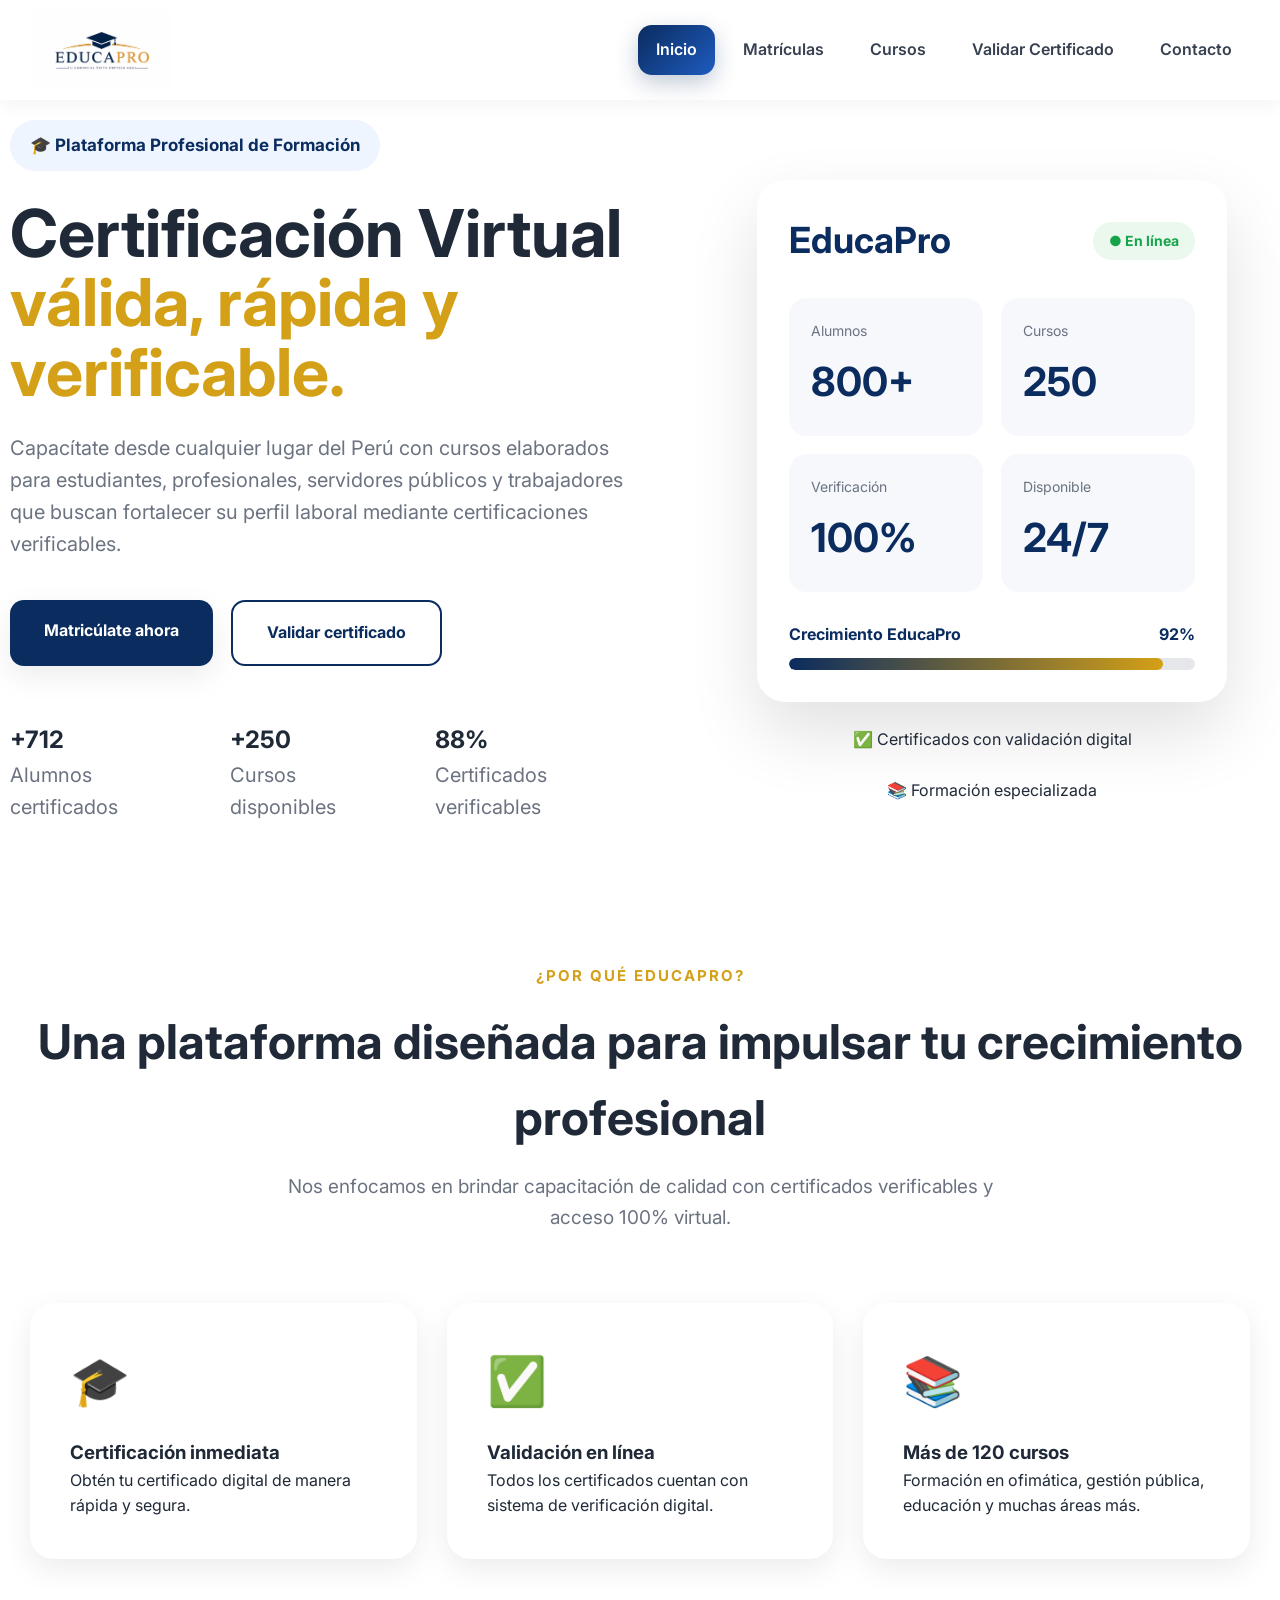
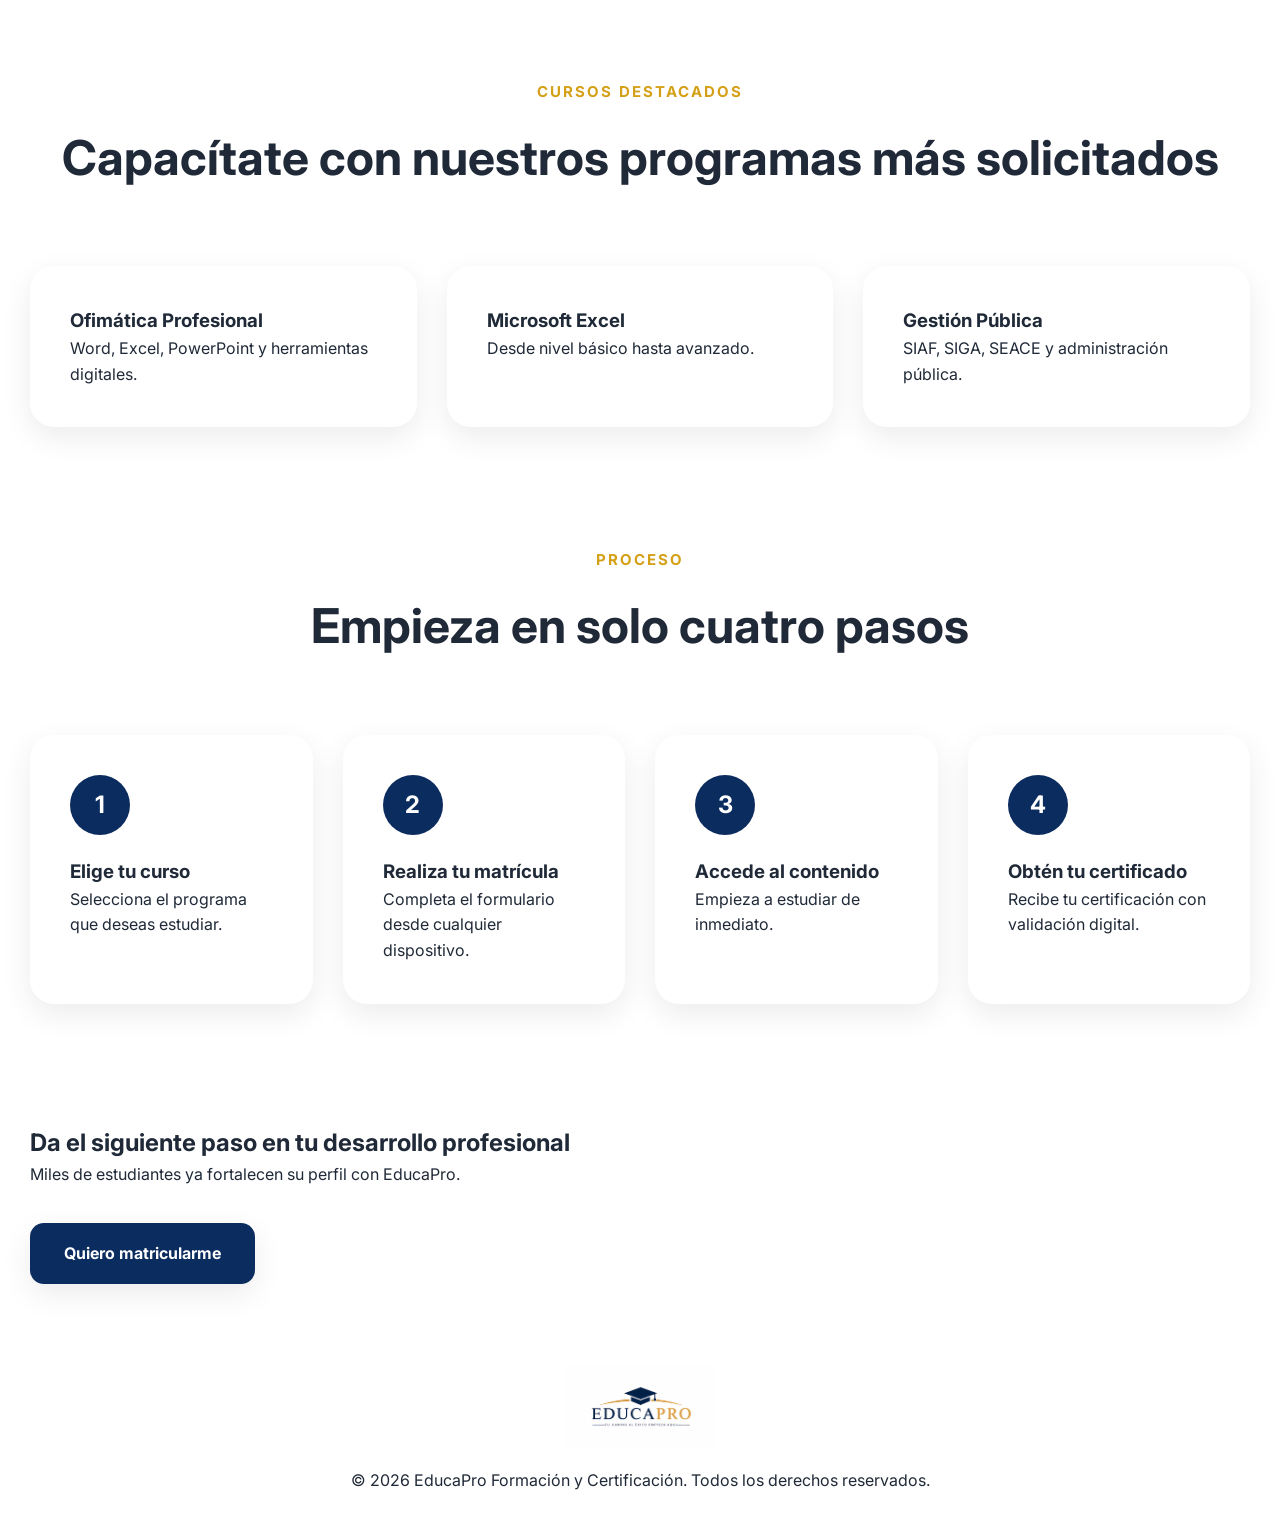
<file: index.html>
<!DOCTYPE html>
<html lang="es">
<head>
    <meta charset="UTF-8">
    <meta name="viewport" content="width=device-width, initial-scale=1.0">

    <title>EducaPro | Formación y Certificación Profesional</title>

    <link rel="preconnect" href="https://fonts.googleapis.com">
    <link rel="preconnect" href="https://fonts.gstatic.com" crossorigin>

    <link href="https://fonts.googleapis.com/css2?family=Inter:wght@300;400;500;600;700;800&family=Playfair+Display:wght@700&display=swap" rel="stylesheet">

    <link rel="stylesheet" href="css/index.css">
</head>

<body>

<header class="header">

    <div class="header-container">

        <a href="index.html" class="logo-area">
            <img src="img/logo-educapro.png" class="logo" alt="EducaPro">
        </a>

        <nav class="menu">
            <a class="activo" href="index.html">Inicio</a>
            <a href="matriculas.html">Matrículas</a>
            <a href="cursos.html">Cursos</a>
            <a href="validar.html">Validar Certificado</a>
            <a href="contacto.html">Contacto</a>

        </nav>

    </div>

</header>

<main>

<section class="hero">

    <div class="hero-left">

        <span class="hero-badge">

            🎓 Plataforma Profesional de Formación

        </span>

        <h1>

            Certificación Virtual
            <span>válida, rápida y verificable.</span>

        </h1>

        <p>

            Capacítate desde cualquier lugar del Perú con cursos elaborados para estudiantes,
            profesionales, servidores públicos y trabajadores que buscan fortalecer su perfil
            laboral mediante certificaciones verificables.

        </p>

        <div class="hero-buttons">

            <a href="matriculas.html" class="btn-primary">

                Matricúlate ahora

            </a>

            <a href="validar.html" class="btn-secondary">

                Validar certificado

            </a>

        </div>

        <div class="hero-stats">

            <div>

                <h2>

                    +<span class="contador" data-target="800">0</span>

                </h2>

                <p>Alumnos certificados</p>

            </div>

            <div>

                <h2>

                    +<span class="contador" data-target="250">0</span>

                </h2>

                <p>Cursos disponibles</p>

            </div>

            <div>

                <h2>

                    <span class="contador" data-target="100">0</span>%

                </h2>

                <p>Certificados verificables</p>

            </div>

        </div>

    </div>

    <div class="hero-right">

        <div class="dashboard-card dashboard-main">

            <div class="dashboard-header">

                <h3>EducaPro</h3>

                <span class="online">

                    ● En línea

                </span>

            </div>

            <div class="dashboard-grid">

                <div class="mini-card">

                    <small>Alumnos</small>

                    <strong>800+</strong>

                </div>

                <div class="mini-card">

                    <small>Cursos</small>

                    <strong>250</strong>

                </div>

                <div class="mini-card">

                    <small>Verificación</small>

                    <strong>100%</strong>

                </div>

                <div class="mini-card">

                    <small>Disponible</small>

                    <strong>24/7</strong>

                </div>

            </div>

            <div class="progress-area">

                <div class="progress-text">

                    Crecimiento EducaPro

                    <strong>92%</strong>

                </div>

                <div class="progress-bar">

                    <div class="progress-fill"></div>

                </div>

            </div>

        </div>

        <div class="floating-card card-one">

            ✅ Certificados con validación digital

        </div>

        <div class="floating-card card-two">

            📚 Formación especializada

        </div>

    </div>

</section>

     <!-- ==========================
         ¿POR QUÉ ELEGIR EDUCAPRO?
    =========================== -->

    <section class="beneficios">

        <div class="section-title">

            <span>¿Por qué EducaPro?</span>

            <h2>Una plataforma diseñada para impulsar tu crecimiento profesional</h2>

            <p>
                Nos enfocamos en brindar capacitación de calidad con certificados
                verificables y acceso 100% virtual.
            </p>

        </div>

        <div class="beneficios-grid">

            <div class="beneficio-card">

                <div class="icono">🎓</div>

                <h3>Certificación inmediata</h3>

                <p>
                    Obtén tu certificado digital de manera rápida y segura.
                </p>

            </div>

            <div class="beneficio-card">

                <div class="icono">✅</div>

                <h3>Validación en línea</h3>

                <p>
                    Todos los certificados cuentan con sistema de verificación digital.
                </p>

            </div>

            <div class="beneficio-card">

                <div class="icono">📚</div>

                <h3>Más de 120 cursos</h3>

                <p>
                    Formación en ofimática, gestión pública, educación y muchas áreas más.
                </p>

            </div>

        </div>

    </section>


    <!-- ==========================
         CURSOS DESTACADOS
    =========================== -->

    <section class="cursos-home">

        <div class="section-title">

            <span>Cursos destacados</span>

            <h2>Capacítate con nuestros programas más solicitados</h2>

        </div>

        <div class="curso-grid">

            <div class="curso-card">

                <h3>Ofimática Profesional</h3>

                <p>Word, Excel, PowerPoint y herramientas digitales.</p>

            </div>

            <div class="curso-card">

                <h3>Microsoft Excel</h3>

                <p>Desde nivel básico hasta avanzado.</p>

            </div>

            <div class="curso-card">

                <h3>Gestión Pública</h3>

                <p>SIAF, SIGA, SEACE y administración pública.</p>

            </div>

        </div>

    </section>


    <!-- ==========================
         CÓMO FUNCIONA
    =========================== -->

    <section class="pasos">

        <div class="section-title">

            <span>Proceso</span>

            <h2>Empieza en solo cuatro pasos</h2>

        </div>

        <div class="pasos-grid">

            <div class="paso">

                <div class="numero">1</div>

                <h3>Elige tu curso</h3>

                <p>Selecciona el programa que deseas estudiar.</p>

            </div>

            <div class="paso">

                <div class="numero">2</div>

                <h3>Realiza tu matrícula</h3>

                <p>Completa el formulario desde cualquier dispositivo.</p>

            </div>

            <div class="paso">

                <div class="numero">3</div>

                <h3>Accede al contenido</h3>

                <p>Empieza a estudiar de inmediato.</p>

            </div>

            <div class="paso">

                <div class="numero">4</div>

                <h3>Obtén tu certificado</h3>

                <p>Recibe tu certificación con validación digital.</p>

            </div>

        </div>

    </section>


    <!-- ==========================
         CTA FINAL
    =========================== -->

    <section class="cta-final">

        <h2>Da el siguiente paso en tu desarrollo profesional</h2>

        <p>

            Miles de estudiantes ya fortalecen su perfil con EducaPro.

        </p>

        <a href="matriculas.html" class="btn-primary">

            Quiero matricularme

        </a>

    </section>

</main>


<footer class="footer">

    <div class="footer-container">

        <img src="img/logo-educapro.png" class="logo-footer" alt="EducaPro">

        <p>

            © 2026 EducaPro Formación y Certificación.
            Todos los derechos reservados.

        </p>

    </div>

</footer>


<script>

const counters = document.querySelectorAll('.contador');

counters.forEach(counter => {

    counter.innerText = '0';

    const updateCounter = () => {

        const target = +counter.getAttribute('data-target');

        const current = +counter.innerText;

        const increment = target / 100;

        if(current < target){

            counter.innerText = Math.ceil(current + increment);

            setTimeout(updateCounter,18);

        }else{

            counter.innerText = target;

        }

    }

    updateCounter();

});

</script>

</body>

</html>
</file>
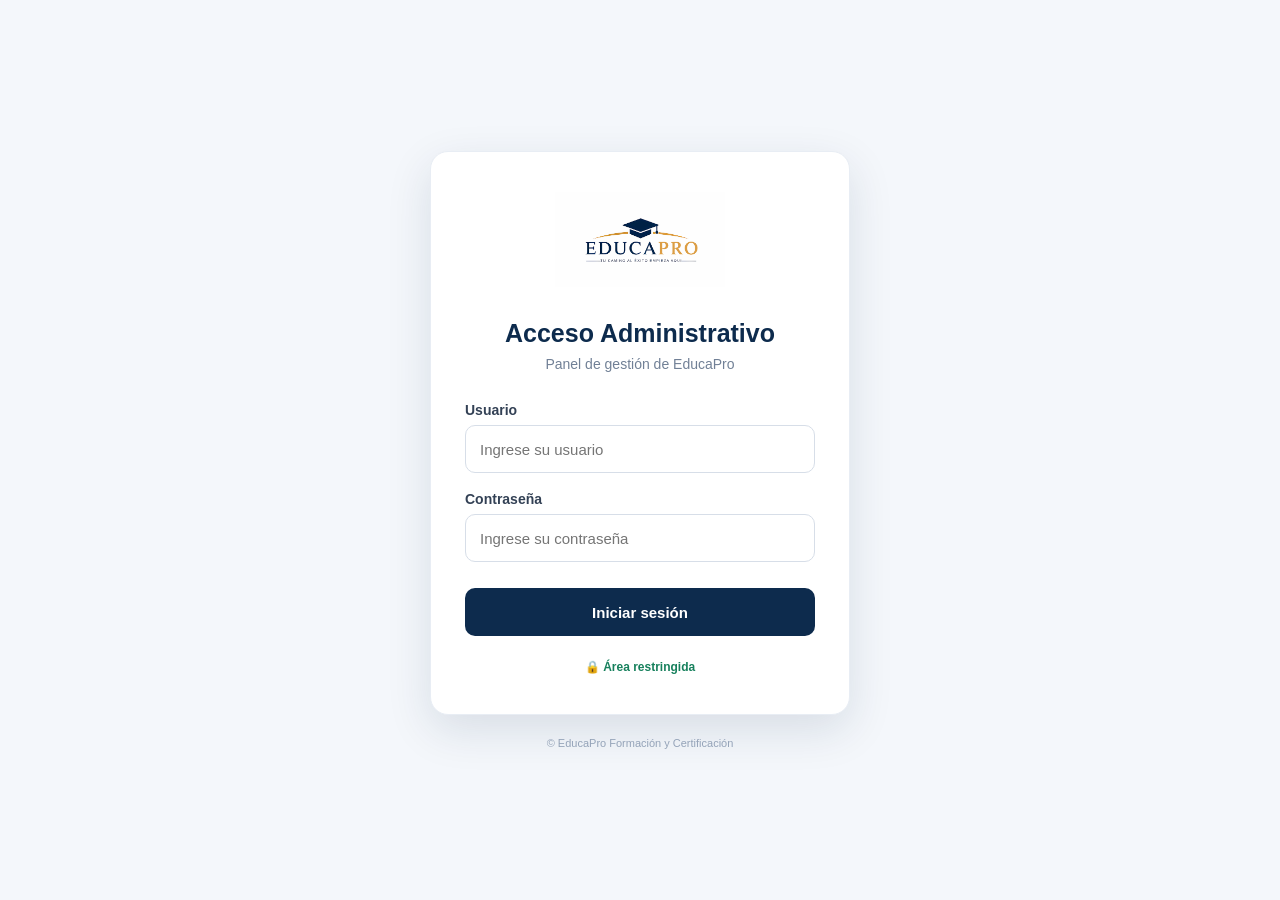
<file: Admin/index.html>
<!DOCTYPE html>
<html lang="es">
<head>
  <meta charset="UTF-8">
  <meta name="viewport" content="width=device-width, initial-scale=1.0">

  <title>Acceso administrativo | EducaPro</title>

  <style>
    * {
      box-sizing: border-box;
      margin: 0;
      padding: 0;
    }

    body {
      font-family: Arial, Helvetica, sans-serif;
      min-height: 100vh;
      background: #f4f7fb;
      display: flex;
      align-items: center;
      justify-content: center;
      padding: 20px;
    }

    .login-container {
      width: 100%;
      max-width: 420px;
    }

    .login-card {
      background: #ffffff;
      border-radius: 18px;
      padding: 40px 34px;
      box-shadow: 0 15px 45px rgba(15, 42, 77, 0.12);
      border: 1px solid #e8edf4;
    }

    .logo {
      text-align: center;
      margin-bottom: 28px;
    }

    .logo img {
      width: 170px;
      max-width: 80%;
    }

    .title {
      text-align: center;
      color: #0d2b4d;
      font-size: 25px;
      font-weight: 700;
      margin-bottom: 8px;
    }

    .subtitle {
      text-align: center;
      color: #718096;
      font-size: 14px;
      margin-bottom: 30px;
    }

    .field {
      margin-bottom: 18px;
    }

    .field label {
      display: block;
      color: #334155;
      font-size: 14px;
      font-weight: 600;
      margin-bottom: 7px;
    }

    .field input {
      width: 100%;
      height: 48px;
      border: 1px solid #d7dee8;
      border-radius: 10px;
      padding: 0 14px;
      font-size: 15px;
      outline: none;
      transition: 0.2s;
    }

    .field input:focus {
      border-color: #0d5ea8;
      box-shadow: 0 0 0 3px rgba(13, 94, 168, 0.10);
    }

    .login-button {
      width: 100%;
      height: 48px;
      border: none;
      border-radius: 10px;
      background: #0d2b4d;
      color: white;
      font-size: 15px;
      font-weight: 700;
      cursor: pointer;
      margin-top: 8px;
      transition: 0.2s;
    }

    .login-button:hover {
      background: #123f6c;
    }

    .security {
      text-align: center;
      margin-top: 24px;
      color: #718096;
      font-size: 12px;
    }

    .security span {
      color: #16805c;
      font-weight: 600;
    }

    .footer {
      text-align: center;
      margin-top: 22px;
      color: #94a3b8;
      font-size: 11px;
    }

    @media (max-width: 480px) {
      .login-card {
        padding: 32px 24px;
      }

      .title {
        font-size: 22px;
      }
    }
  </style>
</head>

<body>

  <div class="login-container">

    <div class="login-card">

      <div class="logo">
        <img src="../img/logo-educapro.png" alt="EducaPro">
      </div>

      <h1 class="title">Acceso Administrativo</h1>

      <p class="subtitle">
        Panel de gestión de EducaPro
      </p>

      <form id="loginForm">

        <div class="field">
          <label for="usuario">Usuario</label>
          <input
            type="text"
            id="usuario"
            placeholder="Ingrese su usuario"
            autocomplete="username"
            required
          >
        </div>

        <div class="field">
          <label for="password">Contraseña</label>
          <input
            type="password"
            id="password"
            placeholder="Ingrese su contraseña"
            autocomplete="current-password"
            required
          >
        </div>

        <button type="submit" class="login-button">
          Iniciar sesión
        </button>

      </form>

      <div class="security">
        🔒 <span>Área restringida</span>
      </div>

    </div>

    <div class="footer">
      © EducaPro Formación y Certificación
    </div>

  </div>

  <script>
    document.getElementById("loginForm").addEventListener("submit", function(e) {
      e.preventDefault();

      alert("El sistema de autenticación todavía está en configuración.");
    });
  </script>

</body>
</html>
</file>
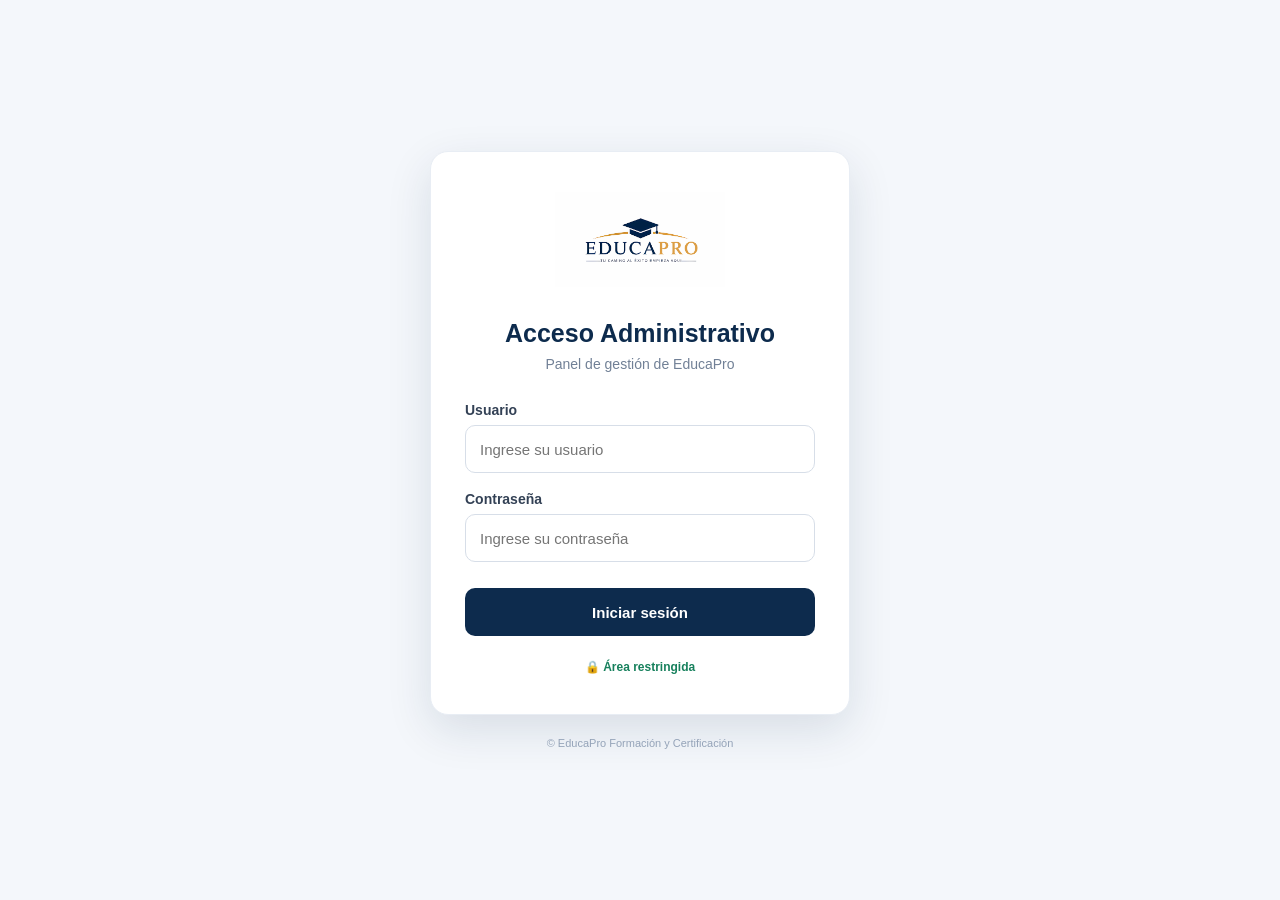
<file: admin/index.html>
<!DOCTYPE html>
<html lang="es">
<head>
  <meta charset="UTF-8">
  <meta name="viewport" content="width=device-width, initial-scale=1.0">

  <title>Acceso administrativo | EducaPro</title>

  <style>
    * {
      box-sizing: border-box;
      margin: 0;
      padding: 0;
    }

    body {
      font-family: Arial, Helvetica, sans-serif;
      min-height: 100vh;
      background: #f4f7fb;
      display: flex;
      align-items: center;
      justify-content: center;
      padding: 20px;
    }

    .login-container {
      width: 100%;
      max-width: 420px;
    }

    .login-card {
      background: #ffffff;
      border-radius: 18px;
      padding: 40px 34px;
      box-shadow: 0 15px 45px rgba(15, 42, 77, 0.12);
      border: 1px solid #e8edf4;
    }

    .logo {
      text-align: center;
      margin-bottom: 28px;
    }

    .logo img {
      width: 170px;
      max-width: 80%;
    }

    .title {
      text-align: center;
      color: #0d2b4d;
      font-size: 25px;
      font-weight: 700;
      margin-bottom: 8px;
    }

    .subtitle {
      text-align: center;
      color: #718096;
      font-size: 14px;
      margin-bottom: 30px;
    }

    .field {
      margin-bottom: 18px;
    }

    .field label {
      display: block;
      color: #334155;
      font-size: 14px;
      font-weight: 600;
      margin-bottom: 7px;
    }

    .field input {
      width: 100%;
      height: 48px;
      border: 1px solid #d7dee8;
      border-radius: 10px;
      padding: 0 14px;
      font-size: 15px;
      outline: none;
      transition: 0.2s;
    }

    .field input:focus {
      border-color: #0d5ea8;
      box-shadow: 0 0 0 3px rgba(13, 94, 168, 0.10);
    }

    .login-button {
      width: 100%;
      height: 48px;
      border: none;
      border-radius: 10px;
      background: #0d2b4d;
      color: white;
      font-size: 15px;
      font-weight: 700;
      cursor: pointer;
      margin-top: 8px;
      transition: 0.2s;
    }

    .login-button:hover {
      background: #123f6c;
    }

    .security {
      text-align: center;
      margin-top: 24px;
      color: #718096;
      font-size: 12px;
    }

    .security span {
      color: #16805c;
      font-weight: 600;
    }

    .footer {
      text-align: center;
      margin-top: 22px;
      color: #94a3b8;
      font-size: 11px;
    }

    @media (max-width: 480px) {
      .login-card {
        padding: 32px 24px;
      }

      .title {
        font-size: 22px;
      }
    }
  </style>
</head>

<body>

  <div class="login-container">

    <div class="login-card">

      <div class="logo">
        <img src="../img/logo-educapro.png" alt="EducaPro">
      </div>

      <h1 class="title">Acceso Administrativo</h1>

      <p class="subtitle">
        Panel de gestión de EducaPro
      </p>

      <form id="loginForm">

        <div class="field">
          <label for="usuario">Usuario</label>
          <input
            type="text"
            id="usuario"
            placeholder="Ingrese su usuario"
            autocomplete="username"
            required
          >
        </div>

        <div class="field">
          <label for="password">Contraseña</label>
          <input
            type="password"
            id="password"
            placeholder="Ingrese su contraseña"
            autocomplete="current-password"
            required
          >
        </div>

        <button type="submit" class="login-button">
          Iniciar sesión
        </button>

      </form>

      <div class="security">
        🔒 <span>Área restringida</span>
      </div>

    </div>

    <div class="footer">
      © EducaPro Formación y Certificación
    </div>

  </div>


 <script>
  document
    .getElementById("loginForm")
    .addEventListener("submit", async function(e) {

      e.preventDefault();

      const usuario =
        document.getElementById("usuario").value.trim();

      const password =
        document.getElementById("password").value;

      const boton =
        document.querySelector(".login-button");

      boton.disabled = true;
      boton.textContent = "Verificando...";

      try {

        const respuesta = await fetch("/api/login", {
          method: "POST",
          headers: {
            "Content-Type": "application/json"
          },
          credentials: "include",
          body: JSON.stringify({
            usuario: usuario,
            password: password
          })
        });

        const resultado = await respuesta.json();

        if (resultado.success) {

          window.location.href = "/admin/panel.html";

        } else {

          alert(resultado.message || "Usuario o contraseña incorrectos.");

          boton.disabled = false;
          boton.textContent = "Iniciar sesión";
        }

      } catch (error) {

        alert("No se pudo conectar con el servidor.");

        boton.disabled = false;
        boton.textContent = "Iniciar sesión";
      }

    });
</script>

</body>
</html>
</file>
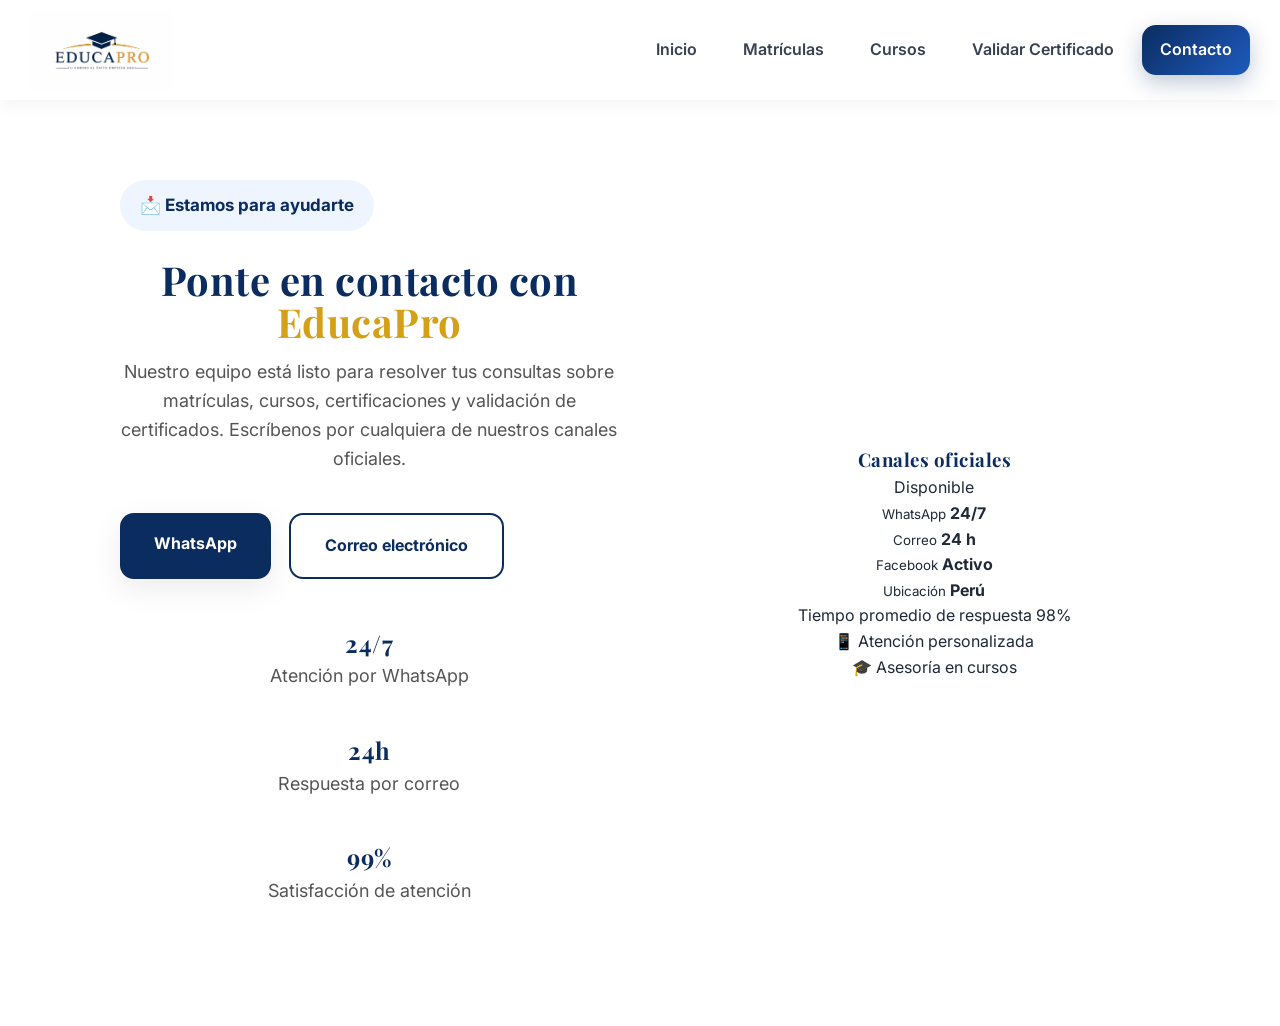
<file: contacto.html>
<!DOCTYPE html>
<html lang="es">
<head>
    <meta charset="UTF-8">
    <meta name="viewport" content="width=device-width, initial-scale=1.0">

    <title>EducaPro | Formación y Certificación Profesional</title>

    <link rel="preconnect" href="https://fonts.googleapis.com">
    <link rel="preconnect" href="https://fonts.gstatic.com" crossorigin>

    <link href="https://fonts.googleapis.com/css2?family=Inter:wght@300;400;500;600;700;800&family=Playfair+Display:wght@700&display=swap" rel="stylesheet">

    <link rel="stylesheet" href="css/contacto.css">
</head>

<body>

  <!-- HEADER -->
<header class="header">
  <div class="header-container">

    <img src="img/logo-educapro.png" alt="EducaPro" class="logo">

    <nav class="menu">
      <a href="index.html" >Inicio</a>
      <a href="matriculas.html">Matrículas</a>
      <a href="cursos.html">Cursos</a>
      <a href="validar.html">Validar Certificado</a>
      <a href="contacto.html"class="activo">Contacto</a>
    </nav>

  </div>
</header>

  <!-- CONTENIDO PRINCIPAL -->
  <main>

    <section class="hero">

        <div class="hero-left">

            <div class="hero-badge">
                📩 Estamos para ayudarte
            </div>

            <h1>
                Ponte en contacto con
                <span>EducaPro</span>
            </h1>

            <p>
                Nuestro equipo está listo para resolver tus consultas sobre
                matrículas, cursos, certificaciones y validación de certificados.
                Escríbenos por cualquiera de nuestros canales oficiales.
            </p>

            <div class="hero-buttons">

                <a href="https://wa.me/919133859" class="btn-primary">
                    WhatsApp
                </a>

                <a href="mailto:perueducapro@gmail.com" class="btn-secondary">
                    Correo electrónico
                </a>

            </div>

            <div class="hero-stats">

                <div class="stat-box">
                    <h2>24/7</h2>
                    <p>Atención por WhatsApp</p>
                </div>

                <div class="stat-box">
                    <h2>24h</h2>
                    <p>Respuesta por correo</p>
                </div>

                <div class="stat-box">
                    <h2>99%</h2>
                    <p>Satisfacción de atención</p>
                </div>

            </div>

        </div>

        <div class="hero-right">

            <div class="dashboard-card">

                <div class="dashboard-header">

                    <h3>Canales oficiales</h3>

                    <span class="online">Disponible</span>

                </div>

                <div class="dashboard-grid">

                    <div class="mini-card">
                        <small>WhatsApp</small>
                        <strong>24/7</strong>
                    </div>

                    <div class="mini-card">
                        <small>Correo</small>
                        <strong>24 h</strong>
                    </div>

                    <div class="mini-card">
                        <small>Facebook</small>
                        <strong>Activo</strong>
                    </div>

                    <div class="mini-card">
                        <small>Ubicación</small>
                        <strong>Perú</strong>
                    </div>

                </div>

                <div class="progress-area">

                    <div class="progress-text">

                        <span>Tiempo promedio de respuesta</span>

                        <span>98%</span>

                    </div>

                    <div class="progress-bar">

                        <div class="progress-fill"></div>

                    </div>

                </div>

            </div>

            <div class="hero-mini-grid">

                <div class="hero-chip">
                    📱 Atención personalizada
                </div>

                <div class="hero-chip">
                    🎓 Asesoría en cursos
                </div>

            </div>

        </div>

    </section>

</main>
</file>
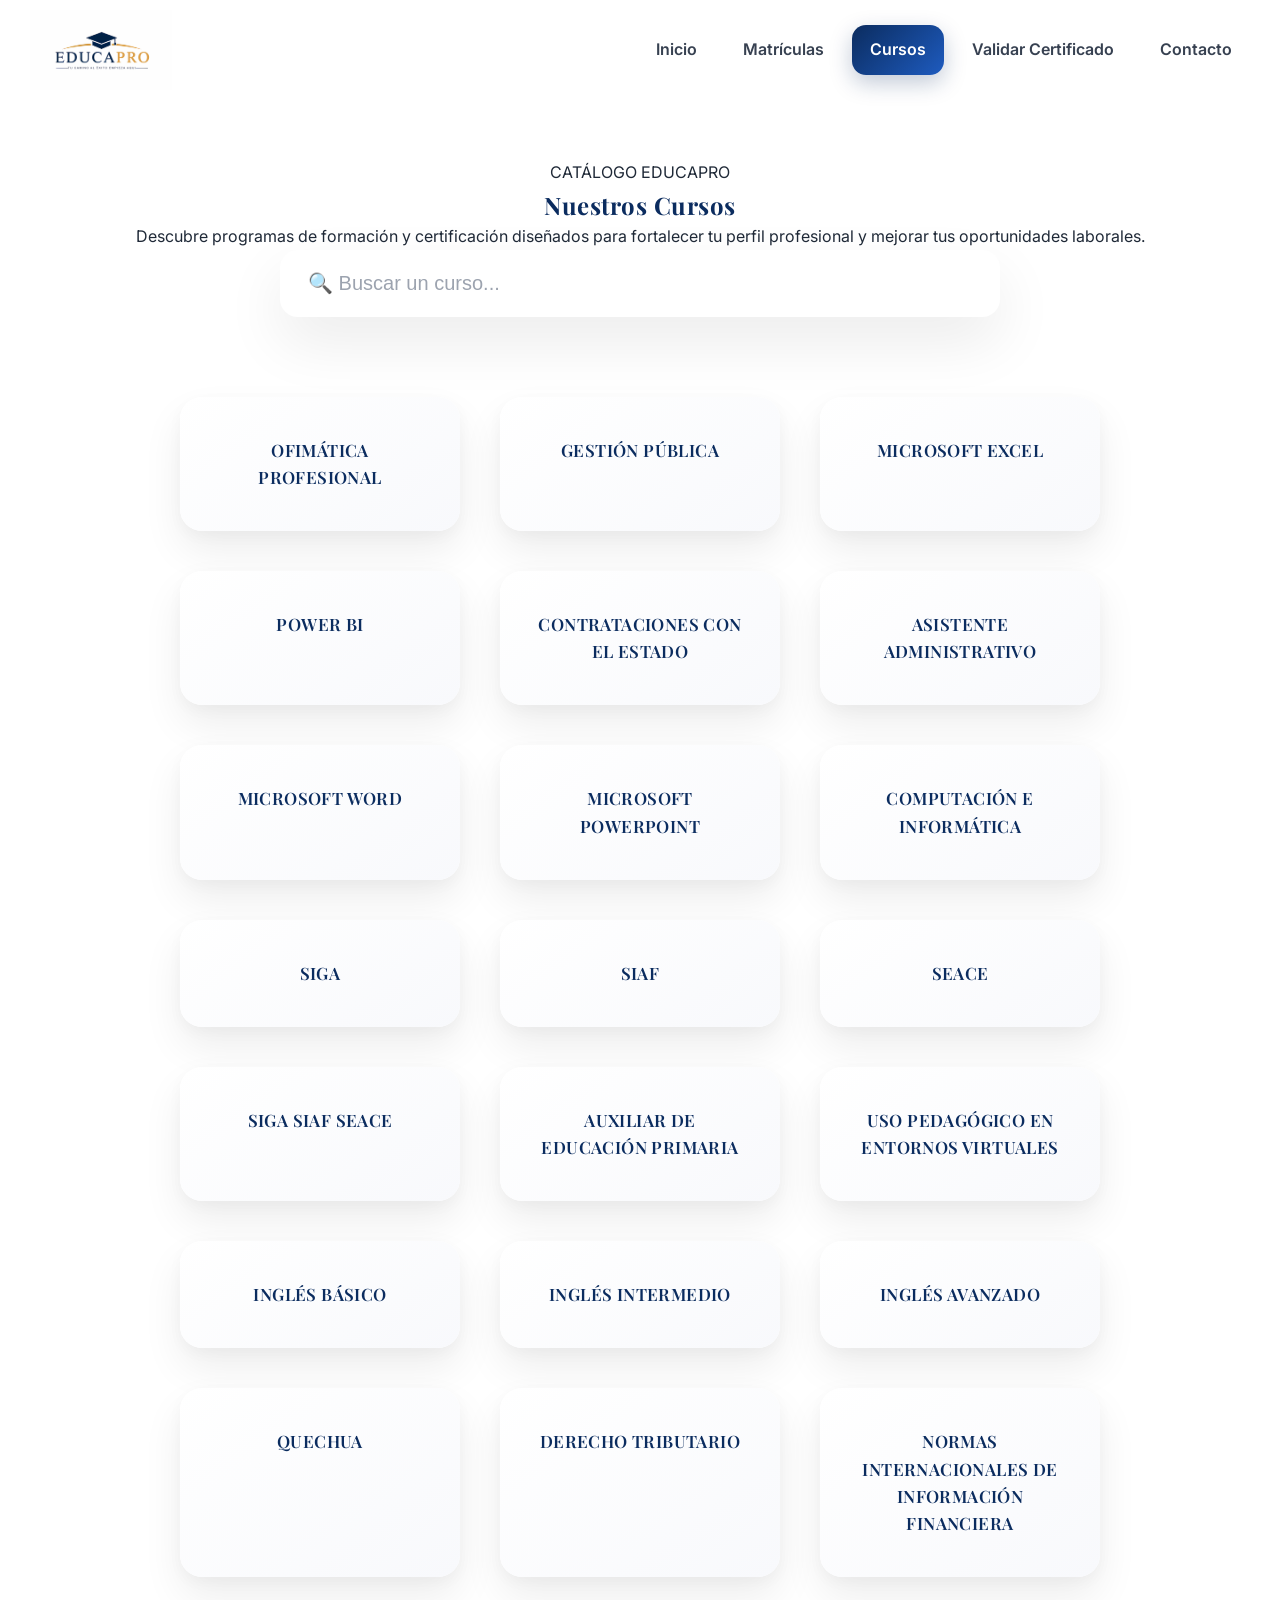
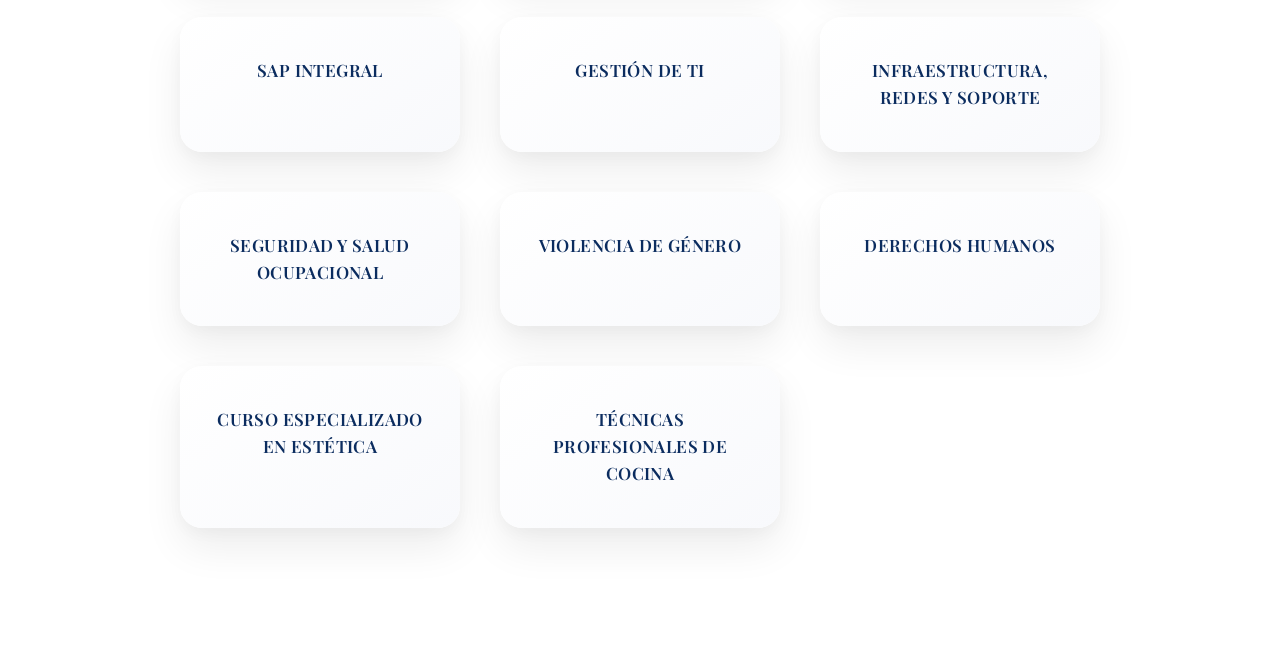
<file: cursos.html>
<!DOCTYPE html>
<html lang="es">

<head>

    <meta charset="UTF-8">

    <meta name="viewport" content="width=device-width, initial-scale=1.0">

    <title>Cursos | EducaPro</title>

    <link rel="preconnect" href="https://fonts.googleapis.com">

    <link rel="preconnect" href="https://fonts.gstatic.com" crossorigin>

    <link href="https://fonts.googleapis.com/css2?family=Inter:wght@300;400;500;600;700;800&family=Playfair+Display:wght@700&display=swap" rel="stylesheet">

    <link rel="stylesheet" href="css/cursos.css">

</head>
<!-- ===========================
MODAL DE CURSOS
=========================== -->

<div id="modalCurso" class="modal">

    <div class="modal-box">

        <button class="cerrar-modal" onclick="cerrarModal()">
            ✕
        </button>

        <span class="modal-badge">
            ⭐ Programa de Especialización
        </span>

        <h2 id="tituloCurso"></h2>

        <p id="descripcionCurso"></p>
        <div class="precio-curso">

    <span class="texto-precio">
        Inversión
    </span>

    <h2>S/ 39</h2>

    <small>
        Pago único por certificación + Curso Grabado
    </small>
    <small>
        Acceso inmediato después de la matrícula
    </small>

</div>
        <div class="modal-info">

            <div class="info-item">

                <div class="icono">📚</div>

                <div>

                    <strong>Modalidad</strong>

                    <span id="modalidadCurso"></span>

                </div>

            </div>

            <div class="info-item">

                <div class="icono">⏱</div>

                <div>

                    <strong>Duración</strong>

                    <span id="horasCurso"></span>

                </div>

            </div>

            <div class="info-item">

                <div class="icono">🎓</div>

                <div>

                    <strong>Certificación</strong>

                    <span id="certificadoCurso"></span>

                </div>

            </div>

        </div>

        <h3>📘 Contenido del programa</h3>

        <ul id="temarioCurso"></ul>

        <a
            id="botonWhatsapp"
            class="btn-whatsapp"
            target="_blank">

             Quiero matricularme ahora

        </a>

    </div>

</div>
<body>

  <!-- HEADER -->
<header class="header">
  <div class="header-container">

    <img src="img/logo-educapro.png" alt="EducaPro" class="logo">

    <nav class="menu">
      <a href="index.html" >Inicio</a>
      <a href="matriculas.html">Matrículas</a>
      <a href="cursos.html"class="activo">Cursos</a>
      <a href="validar.html">Validar Certificado</a>
      <a href="contacto.html">Contacto</a>
    </nav>

  </div>
<!-- ==========================================
CURSOS
========================================== -->

<main>

<section class="cursos">

    <div class="section-title">

        <span>CATÁLOGO EDUCAPRO</span>

        <h1>Nuestros Cursos</h1>

        <p>
            Descubre programas de formación y certificación diseñados para fortalecer
            tu perfil profesional y mejorar tus oportunidades laborales.
        </p>

    </div>

    <div class="contenedor-buscador">

        <input
            type="text"
            id="buscadorCursos"
            class="buscador"
            placeholder="🔍 Buscar un curso..."
        >

    </div>

    <div class="grid-cursos">

        <!-- DESTACADOS -->

        <div class="card-curso" onclick="abrirCurso('OFIMÁTICA PROFESIONAL')">
            <h3>OFIMÁTICA PROFESIONAL</h3>
        </div>

        <div class="card-curso" onclick="abrirCurso('GESTIÓN PÚBLICA')">
            <h3>GESTIÓN PÚBLICA</h3>
        </div>

        <div class="card-curso" onclick="abrirCursop('MICROSOFT EXCEL')">
            <h3>MICROSOFT EXCEL</h3>
        </div>

        <div class="card-curso" onclick="abrirCurso('POWER BI')">
            <h3>POWER BI</h3>
        </div>

        <div class="card-curso" onclick="abrirCurso('CONTRATACIONES CON EL ESTADO')">
            <h3>CONTRATACIONES CON EL ESTADO</h3>
        </div>

        <div class="card-curso" onclick="abrirCurso('ASISTENTE ADMINISTRATIVO')">
            <h3>ASISTENTE ADMINISTRATIVO</h3>
        </div>

        <!-- OFIMÁTICA -->

        <div class="card-curso" onclick="abrirCurso('MICROSOFT WORD')">
            <h3>MICROSOFT WORD</h3>
        </div>

        <div class="card-curso" onclick="abrirCurso('MICROSOFT POWERPOINT')">
            <h3>MICROSOFT POWERPOINT</h3>
        </div>

        <div class="card-curso" onclick="abrirCurso('COMPUTACIÓN E INFORMÁTICA')">
            <h3>COMPUTACIÓN E INFORMÁTICA</h3>
        </div>

        <!-- GESTIÓN PÚBLICA -->

        <div class="card-curso" onclick="abrirCurso('SIGA')">
            <h3>SIGA</h3>
        </div>

        <div class="card-curso" onclick="abrirCurso('SIAF')">
            <h3>SIAF</h3>
        </div>

        <div class="card-curso" onclick="abrirCurso('SEACE')">
            <h3>SEACE</h3>
        </div>

        <div class="card-curso" onclick="abrirCurso('SIGA SIAF SEACE')">
            <h3>SIGA SIAF SEACE</h3>
        </div>

        <!-- EDUCACIÓN -->

        <div class="card-curso" onclick="abrirCurso('AUXILIAR DE EDUCACIÓN PRIMARIA')">
            <h3>AUXILIAR DE EDUCACIÓN PRIMARIA</h3>
        </div>

        <div class="card-curso" onclick="abrirCurso('USO PEDAGÓGICO EN ENTORNOS VIRTUALES')">
            <h3>USO PEDAGÓGICO EN ENTORNOS VIRTUALES</h3>
        </div>

        <!-- IDIOMAS -->

        <div class="card-curso" onclick="abrirCurso('INGLÉS BÁSICO')">
            <h3>INGLÉS BÁSICO</h3>
        </div>

        <div class="card-curso" onclick="abrirCurso('INGLÉS INTERMEDIO')">
            <h3>INGLÉS INTERMEDIO</h3>
        </div>

        <div class="card-curso" onclick="abrirCurso('INGLÉS AVANZADO')">
            <h3>INGLÉS AVANZADO</h3>
        </div>

        <div class="card-curso" onclick="abrirCurso('QUECHUA')">
            <h3>QUECHUA</h3>
        </div>

        <!-- OTROS -->

        <div class="card-curso" onclick="abrirCurso('DERECHO TRIBUTARIO')">
            <h3>DERECHO TRIBUTARIO</h3>
        </div>

        <div class="card-curso" onclick="abrirCurso('NORMAS INTERNACIONALES DE INFORMACIÓN FINANCIERA')">
            <h3>NORMAS INTERNACIONALES DE INFORMACIÓN FINANCIERA</h3>
        </div>

        <div class="card-curso" onclick="abrirCurso('SAP INTEGRAL')">
            <h3>SAP INTEGRAL</h3>
        </div>

        <div class="card-curso" onclick="abrirCurso('GESTIÓN DE TI')">
            <h3>GESTIÓN DE TI</h3>
        </div>

        <div class="card-curso" onclick="abrirCurso('INFRAESTRUCTURA, REDES Y SOPORTE')">
            <h3>INFRAESTRUCTURA, REDES Y SOPORTE</h3>
        </div>

        <div class="card-curso" onclick="abrirCurso('SEGURIDAD Y SALUD OCUPACIONAL')">
            <h3>SEGURIDAD Y SALUD OCUPACIONAL</h3>
        </div>

        <div class="card-curso" onclick="abrirCurso('VIOLENCIA DE GÉNERO')">
            <h3>VIOLENCIA DE GÉNERO</h3>
        </div>

        <div class="card-curso" onclick="abrirCurso('DERECHOS HUMANOS')">
            <h3>DERECHOS HUMANOS</h3>
        </div>

        <div class="card-curso" onclick="abrirCurso('CURSO ESPECIALIZADO EN ESTÉTICA')">
            <h3>CURSO ESPECIALIZADO EN ESTÉTICA</h3>
        </div>

        <div class="card-curso" onclick="abrirCurso('TÉCNICAS PROFESIONALES DE COCINA')">
            <h3>TÉCNICAS PROFESIONALES DE COCINA</h3>
        </div>

    </div>

</section>

</main>

<script>

const buscador = document.getElementById("buscadorCursos");

const cursos = document.querySelectorAll(".card-curso");

buscador.addEventListener("keyup", function(){

    const texto = this.value.toLowerCase();

    cursos.forEach(curso=>{

        const nombre = curso.textContent.toLowerCase();

        curso.style.display = nombre.includes(texto) ? "" : "none";

    });

});

</script>

<script>

function enviarWhatsApp(curso){

    const numero = "51919133859";

    const mensaje = "Hola, quiero información del curso: " + curso + ". Vengo desde la página web de EducaPro.";

    const url = "https://wa.me/" + numero + "?text=" + encodeURIComponent(mensaje);

    window.open(url,"_blank");

}

</script>

</body>

</html>
<script>

const cursosInfo={

"OFIMÁTICA PROFESIONAL":{

descripcion:"Aprende Microsoft Word, Excel y PowerPoint para potenciar tu perfil profesional.",

modalidad:"Virtual",

horas:"280 Horas Académicas",

certificado:"Digital y verificable",

temario:[

"El programa de Ofimática Profesional está diseñado para fortalecer tus competencias digitales mediante el aprendizaje práctico de Microsoft Word, Excel y PowerPoint. Durante el desarrollo del curso elaborarás documentos profesionales, administrarás hojas de cálculo con funciones y gráficos, crearás presentaciones dinámicas y adquirirás habilidades que te permitirán desempeñarte con mayor eficiencia en instituciones públicas y privadas.",

]

}

};

function abrirCurso(nombre){

const curso=cursosInfo[nombre];

if(!curso) return;

document.getElementById("tituloCurso").innerText=nombre;

document.getElementById("descripcionCurso").innerText=curso.descripcion;

document.getElementById("modalidadCurso").innerText=curso.modalidad;

document.getElementById("horasCurso").innerText=curso.horas;

document.getElementById("certificadoCurso").innerText=curso.certificado;

const lista=document.getElementById("temarioCurso");

lista.innerHTML="";

curso.temario.forEach(item=>{

lista.innerHTML+=`<li>${item}</li>`;

});

document.getElementById("botonWhatsapp").href=

"https://wa.me/51919133859?text="+

encodeURIComponent("Hola, quiero información del curso: "+nombre);

document.getElementById("modalCurso").style.display="block";

}

function cerrarModal(){

document.getElementById("modalCurso").style.display="none";

}

window.onclick=function(e){

const modal=document.getElementById("modalCurso");

if(e.target==modal){

modal.style.display="none";

}

}

</script>
<script>

const cursosInfo={

};

/*============================*/

function abrirCurso(nombre){

const curso=cursosInfo[nombre];

if(!curso)return;

document.getElementById("tituloCurso").innerText=nombre;

document.getElementById("descripcionCurso").innerText=curso.descripcion;

document.getElementById("modalidadCurso").innerText=curso.modalidad;

document.getElementById("horasCurso").innerText=curso.horas;

document.getElementById("certificadoCurso").innerText=curso.certificado;

const lista=document.getElementById("temarioCurso");

lista.innerHTML="";

curso.temario.forEach(item=>{

lista.innerHTML+=`<li>${item}</li>`;

});

document.getElementById("botonWhatsapp").href=

"https://wa.me/51919133859?text="+

encodeURIComponent(

"Hola, deseo información del curso: "+nombre

);

document.getElementById("modalCurso").style.display="block";

}

/*============================*/

function cerrarModal(){

document.getElementById("modalCurso").style.display="none";

}

/*============================*/

window.onclick=function(e){

const modal=document.getElementById("modalCurso");

if(e.target===modal){

modal.style.display="none";

}

}

</script>
</file>
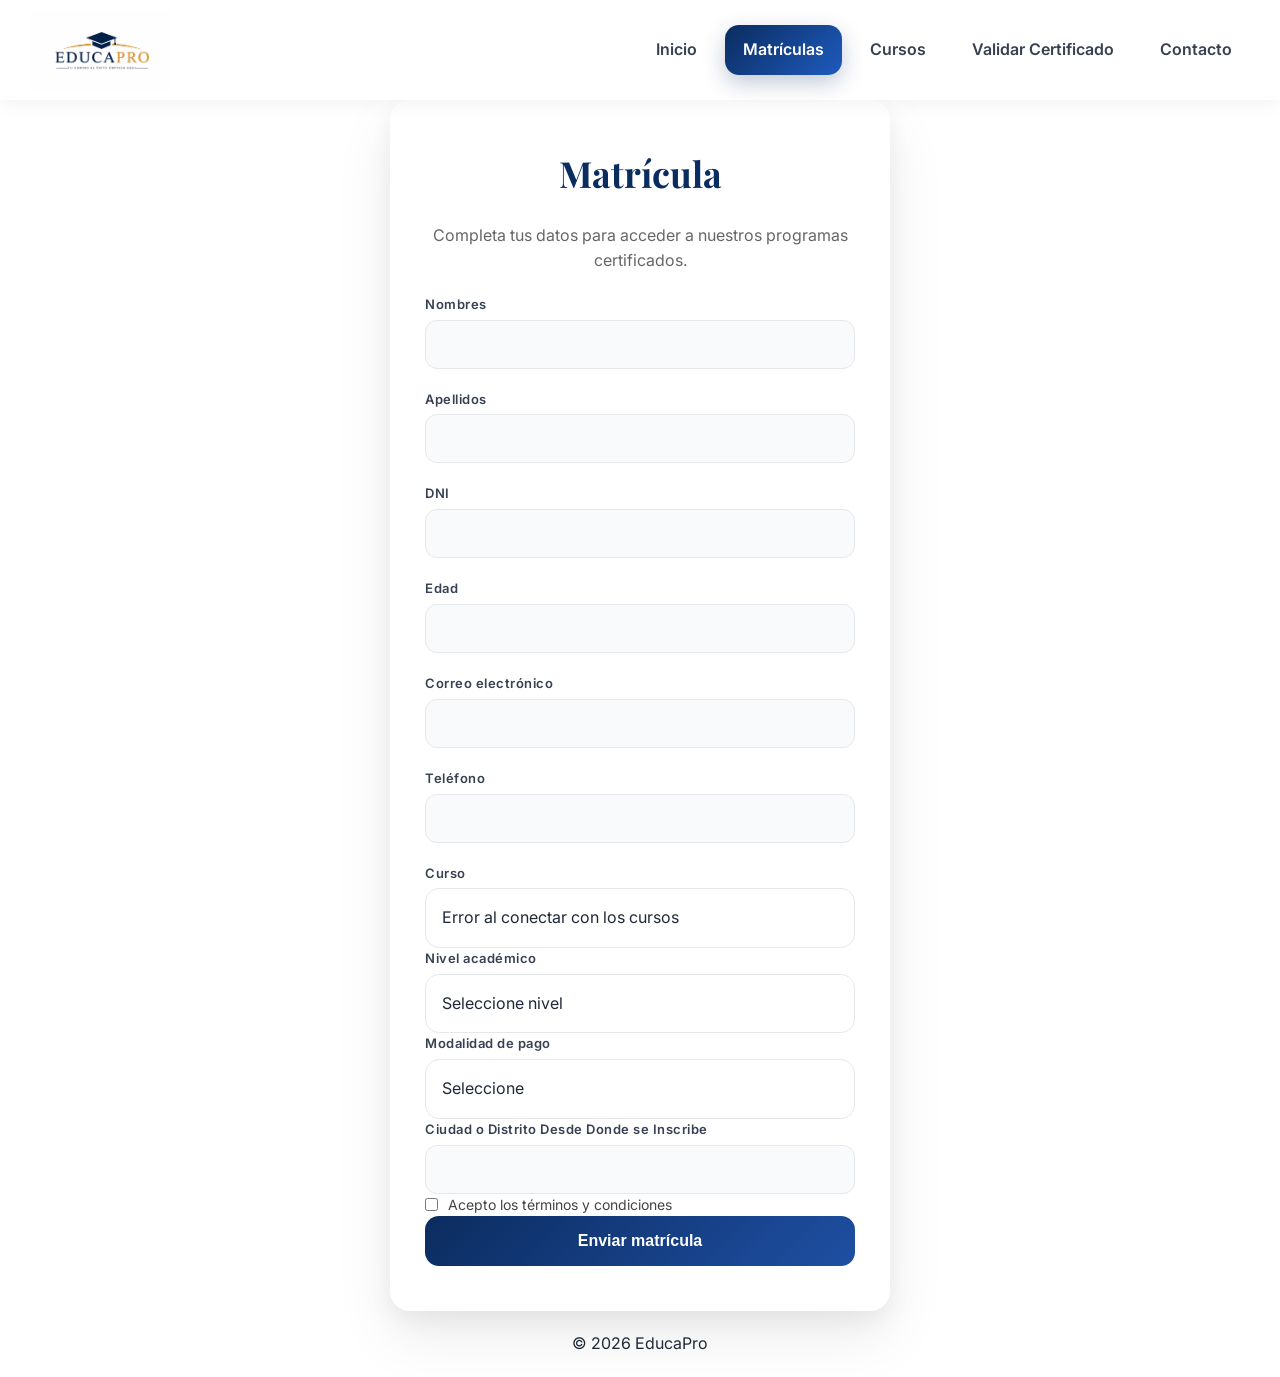
<file: matriculas.html>
<!DOCTYPE html>
<html lang="es">
<head>
    <meta charset="UTF-8">
    <meta name="viewport" content="width=device-width, initial-scale=1.0">

    <title>EducaPro | Formación y Certificación Profesional</title>

    <link rel="preconnect" href="https://fonts.googleapis.com">
    <link rel="preconnect" href="https://fonts.gstatic.com" crossorigin>

    <link href="https://fonts.googleapis.com/css2?family=Inter:wght@300;400;500;600;700;800&family=Playfair+Display:wght@700&display=swap" rel="stylesheet">

    <link rel="stylesheet" href="css/matriculas.css">
</head>

<body class="pagina-matricula">

  <!-- HEADER -->
<header class="header">
  <div class="header-container">

    <img src="img/logo-educapro.png" alt="EducaPro" class="logo">

    <nav class="menu">
      <a href="index.html" >Inicio</a>
      <a href="matriculas.html"class="activo">Matrículas</a>
      <a href="cursos.html">Cursos</a>
      <a href="validar.html">Validar Certificado</a>
      <a href="contacto.html">Contacto</a>
    </nav>

  </div>
</header>

<main>

<section class="matricula-wrapper">

<form id="formMatricula" onsubmit="enviarMatricula(event)" class="matricula-card">

  <h1>Matrícula</h1>
  <p>Completa tus datos para acceder a nuestros programas certificados.</p>

  <div class="campo">
    <label>Nombres</label>
    <input type="text" name="nombres" required>
  </div>

  <div class="campo">
    <label>Apellidos</label>
    <input type="text" name="apellidos" required>
  </div>

  <div class="campo">
    <label>DNI</label>
    <input type="text" name="dni" required>
  </div>

  <div class="campo">
    <label>Edad</label>
    <input type="number" name="edad" required>
  </div>

  <div class="campo">
    <label>Correo electrónico</label>
    <input type="email" name="correo" required>
  </div>

  <div class="campo">
    <label>Teléfono</label>
    <input type="text" name="telefono" required>
  </div>

<div class="campo">
  <label>Curso</label>

<div class="custom-select">
  <input type="hidden" name="curso" id="curso">

  <div class="select-selected">Cargando cursos...</div>

  <div class="select-options">
    <input
      type="text"
      class="search"
      placeholder="Buscar curso..."
      autocomplete="off"
    >

    <div class="cursos-lista">
      <div>Cargando cursos...</div>
    </div>
  </div>
</div>

<div class="campo">
  <label>Nivel académico</label>

  <div class="custom-select">
     <input type="hidden" name="nivel">
    <div class="select-selected">Seleccione nivel</div>

    <div class="select-options">
      <div>SECUNDARIA COMPLETA</div>
      <div>ESTUDIANTE TÉCNICO</div>
      <div>EGRESADO TÉCNICO</div>
      <div>TÉCNICO TITULADO</div>
      <div>ESTUDIANTE UNIVERSITARIO</div>
      <div>EGRESADO UNIVERSITARIO</div>
      <div>BACHILLER UNIVERSITARIO</div>
      <div>TÍTULO PROFESIONAL (LICENCIATURA O EQUIVALENTE)</div>
      <div>MAESTRÍA (MAGÍSTER)</div>
      <div>DOCTORADO (PHD)</div>
      <div>OTRO</div>
    
    </div>
  </div>
</div>

<div class="campo">
  <label>Modalidad de pago</label>

  <div class="custom-select">
     <input type="hidden" name="modalidad">
    <div class="select-selected">Seleccione</div>

    <div class="select-options">
      <div>YAPE</div>
      <div>PLIN</div>
      <div>TRANSFERENCIA BCP</div>
      <div>TRANSFERENCIA INTERBANK</div>
      <div>TRANSFERENCIA SCOTIABANK</div>
      <div>TRANSFERENCIA BANCO DE LA NACIÓN</div>
      <div>EFECTIVO</div>

    </div>
  </div>
</div>
  <div class="campo">
    <label>Ciudad o Distrito Desde Donde se Inscribe</label>
    <input type="text" name="ciudad" required>
  </div>
  <div class="terminos">
    <input type="checkbox" name="acepta" required>
    <span>Acepto los términos y condiciones</span>
  </div>


<div id="respuesta"></div>

<button type="submit">Enviar matrícula</button>

</form>

</section>

</main>

<footer class="footer">
  © 2026 EducaPro
</footer>

<script>
document.querySelectorAll(".custom-select").forEach(select => {
  const selected = select.querySelector(".select-selected");
  const optionsContainer = select.querySelector(".select-options");
  const hiddenInput = select.querySelector("input[type='hidden']");
  const search = select.querySelector(".search");

  // Abrir o cerrar el menú
  selected.addEventListener("click", () => {
    document.querySelectorAll(".custom-select").forEach(s => {
      if (s !== select) s.classList.remove("active");
    });

    select.classList.toggle("active");
  });

  // Seleccionar opciones, incluidas las cargadas dinámicamente
  optionsContainer.addEventListener("click", event => {
    const option = event.target.closest(".cursos-lista > div, .select-options > div");

    if (!option || option === optionsContainer) return;
    if (option.classList.contains("cursos-lista")) return;
    if (option.textContent.includes("Cargando cursos")) return;

    if (option.textContent.includes("Error al cargar")) return;

    selected.textContent = option.textContent.trim();

    if (hiddenInput) {
      hiddenInput.value = option.textContent.trim();
    }

    select.classList.remove("active");

    if (search) {
      search.value = "";
      optionsContainer.querySelectorAll(".cursos-lista > div").forEach(item => {
        item.style.display = "";
      });
    }
  });

  // Buscar cursos
  if (search) {
    search.addEventListener("input", () => {
      const filtro = search.value.trim().toLocaleLowerCase("es");

      optionsContainer.querySelectorAll(".cursos-lista > div").forEach(option => {
        option.style.display = option.textContent
          .toLocaleLowerCase("es")
          .includes(filtro) ? "block" : "none";
      });
    });
  }
});

// Cerrar los menús al hacer clic fuera
document.addEventListener("click", event => {
  if (!event.target.closest(".custom-select")) {
    document.querySelectorAll(".custom-select").forEach(select => {
      select.classList.remove("active");
    });
  }
});
</script>
<script>
async function enviarMatricula(e){
  e.preventDefault();

  const form = document.getElementById("formMatricula");

  const data = {
    nombres: form.nombres.value,
    apellidos: form.apellidos.value,
    dni: form.dni.value,
    edad: form.edad.value,
    correo: form.correo.value,
    telefono: form.telefono.value,
    curso: form.curso.value,
    nivel: form.nivel.value,
    modalidad: form.modalidad.value,
    ciudad: form.ciudad.value,
    acepta: form.acepta.checked ? "ACEPTO" : "NO ACEPTA"
  };

  try {

    await fetch("https://script.google.com/macros/s/AKfycbwnbFg3n85SnxMyUhgT2_lX329aFAZDFGAMLtPOP1p9aQ8F9wU8bM9fuQDhsUTertCW/exec", {
      method: "POST",
      body: JSON.stringify(data),
      mode: "no-cors" // 🔥 CLAVE
    });

    // ✅ FORZAMOS ÉXITO VISUAL (porque no-cors no devuelve respuesta)
  const respuesta = document.getElementById("respuesta");

if (respuesta){
  respuesta.innerHTML = "✅ Matrícula enviada correctamente";
  respuesta.style.color = "green";
  respuesta.style.display = "block";
}

    // limpiar formulario
    form.reset();

    // reset selects personalizados
    document.querySelectorAll(".select-selected").forEach(el => {
      el.innerText = "Seleccione";
    });

    document.querySelectorAll(".custom-select input[type='hidden']").forEach(el => {
      el.value = "";
    });

  } catch (error) {
    console.error(error);

    const respuesta = document.getElementById("respuesta");
    if (respuesta){
      respuesta.innerText = "❌ Error al enviar";
    }
  }
}

function cargarCursos() {
  const url =
    "https://script.google.com/macros/s/AKfycbwnbFg3n85SnxMyUhgT2_lX329aFAZDFGAMLtPOP1p9aQ8F9wU8bM9fuQDhsUTertCW/exec" +
    "?action=cursos";

  const selector = document.querySelector(".custom-select");
  const seleccionado = selector.querySelector(".select-selected");
  const lista = selector.querySelector(".cursos-lista");

  const callbackName = "recibirCursos_" + Date.now();

  window[callbackName] = function(resultado) {
    delete window[callbackName];

    if (!resultado || !resultado.success || !Array.isArray(resultado.cursos)) {
      seleccionado.textContent = "No se pudieron cargar los cursos";
      lista.innerHTML = "<div>Error al cargar los cursos</div>";
      return;
    }

    lista.innerHTML = "";

resultado.cursos.forEach(nombreCurso => {
  const opcion = document.createElement("div");
  opcion.textContent = nombreCurso;
  opcion.style.cursor = "pointer";
  lista.appendChild(opcion);
});

    seleccionado.textContent = "Selecciona un curso";
  };

  const script = document.createElement("script");
  script.src = url + "&callback=" + encodeURIComponent(callbackName);

  script.onerror = function() {
    delete window[callbackName];
    seleccionado.textContent = "Error al conectar con los cursos";
    lista.innerHTML = "<div>No se pudo conectar. Recarga la página.</div>";
  };

  document.body.appendChild(script);
}

document.addEventListener("DOMContentLoaded", cargarCursos);
</script>
</body>
</html>
</file>
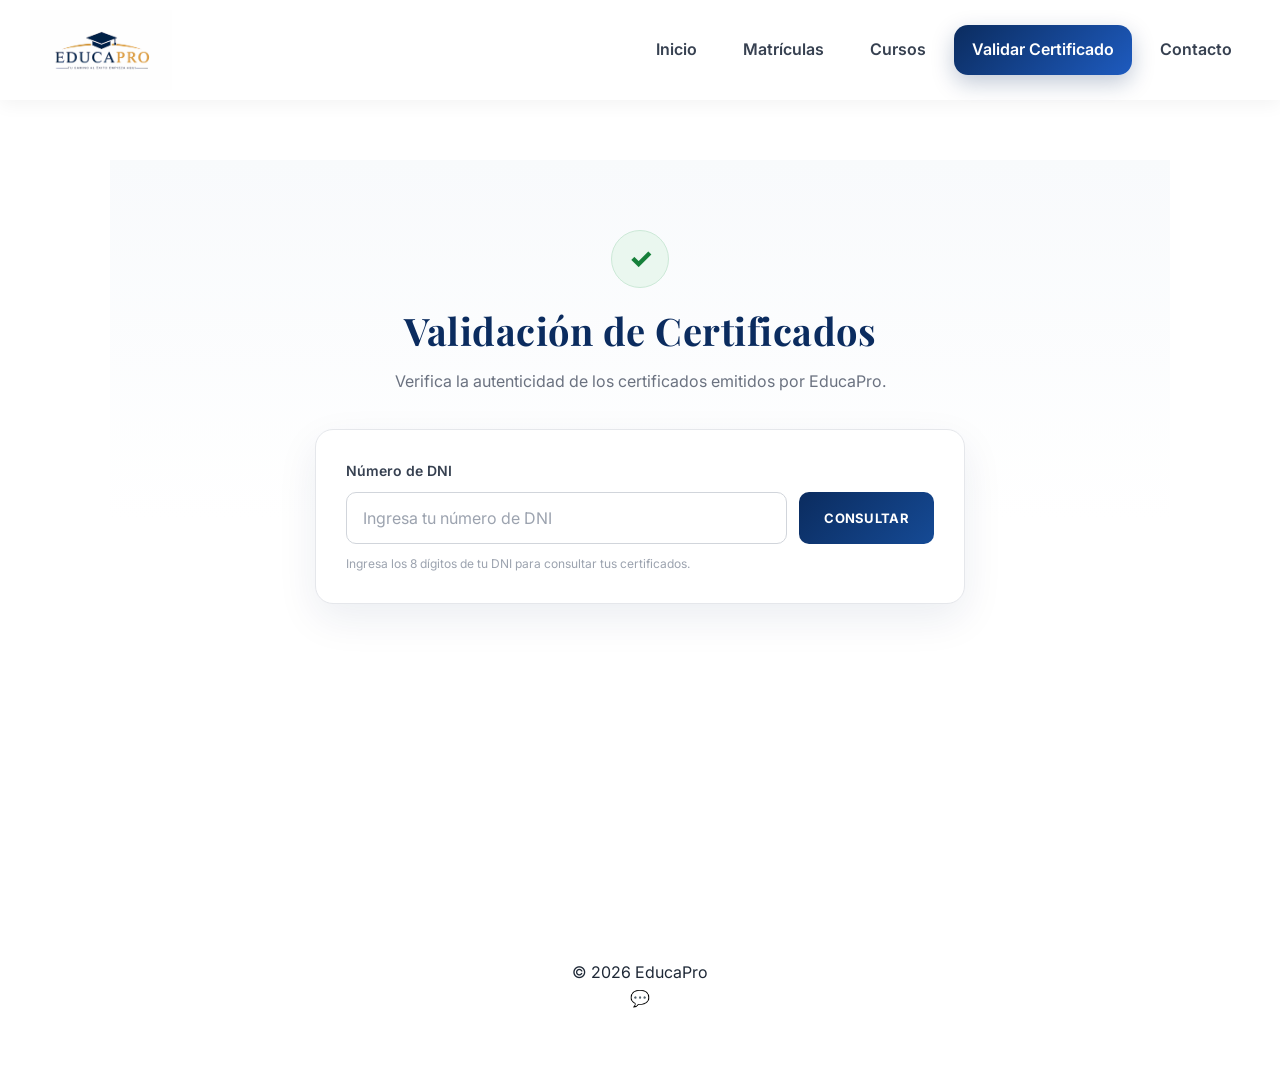
<file: validar.html>
<!DOCTYPE html>
<html lang="es">
<head>
    <meta charset="UTF-8">
    <meta name="viewport" content="width=device-width, initial-scale=1.0">

    <title>EducaPro | Formación y Certificación Profesional</title>

    <link rel="preconnect" href="https://fonts.googleapis.com">
    <link rel="preconnect" href="https://fonts.gstatic.com" crossorigin>

    <link href="https://fonts.googleapis.com/css2?family=Inter:wght@300;400;500;600;700;800&family=Playfair+Display:wght@700&display=swap" rel="stylesheet">

    <link rel="stylesheet" href="css/validar.css">
</head>
<body>

  <!-- HEADER -->
<header class="header">
  <div class="header-container">

    <img src="img/logo-educapro.png" alt="EducaPro" class="logo">

    <nav class="menu">
      <a href="index.html" >Inicio</a>
      <a href="matriculas.html">Matrículas</a>
      <a href="cursos.html">Cursos</a>
      <a href="validar.html"class="activo">Validar Certificado</a>
      <a href="contacto.html">Contacto</a>
    </nav>

  </div>
</header>

<main>
<main class="validacion-page">

    <section class="validacion-hero">

        <div class="validacion-icono">
            ✓
        </div>

        <h1>Validación de Certificados</h1>

        <p class="validacion-descripcion">
            Verifica la autenticidad de los certificados emitidos por EducaPro.
        </p>

        <div class="buscador-certificado">

            <label for="dni">
                Número de DNI
            </label>

            <div class="input-grupo">

                <input
                    type="text"
                    id="dni"
                    placeholder="Ingresa tu número de DNI"
                    maxlength="9"
                    inputmode="numeric"
                    autocomplete="off"
                >

                <button onclick="validar()">
                    CONSULTAR
                </button>

            </div>

            <p class="buscador-ayuda">
                Ingresa los 8 dígitos de tu DNI para consultar tus certificados.
            </p>

        </div>

    </section>

    <section id="resultado" class="resultado-contenedor"></section>

</main>
<script>

function validar() {

  const dni = document.getElementById("dni").value.trim();
  const contenedor = document.getElementById("resultado");

  if (!dni) {
    contenedor.innerHTML = `
      <div class="resultado-titulo">
        ⚠️ Ingresa un número de DNI
      </div>
    `;
    return;
  }

  contenedor.innerHTML = `
    <div class="resultado-titulo">
      🔎 Consultando certificado...
    </div>
  `;

  // Nombre único para recibir la respuesta
  const callbackName =
    "recibirCertificados_" + Date.now();

  // Función que recibirá la respuesta de Apps Script
  window[callbackName] = function(data) {

    // Eliminar la función temporal
    delete window[callbackName];

    if (!data.success) {

      contenedor.innerHTML = `
        <div class="resultado-titulo"
             style="background:#fff4f4;
                    color:#b42318;
                    border-color:#f3caca;">
          ❌ No se encontró ningún certificado asociado a este DNI.
        </div>
      `;

      return;
    }

    let html = `
      <div class="resultado-titulo">
        ✔ Registro verificado en la base de datos de EducaPro
      </div>
    `;

    data.cursos.forEach(curso => {

      let fecha = "";

      if (curso.fechaEmision) {

        const fechaObj =
          new Date(curso.fechaEmision);

        if (!isNaN(fechaObj.getTime())) {

          fecha = fechaObj.toLocaleDateString(
            "es-PE",
            {
              day: "2-digit",
              month: "2-digit",
              year: "numeric"
            }
          );

        }

      }

      html += `
        <div class="cert-card">

          <div class="cert-header">
            ✔ Certificado Verificado
          </div>

          <div class="cert-body">

            <p class="nombre">
              ${curso.nombreCompleto || ""}
            </p>

            <div class="cert-info">
              <span>Curso</span>
              <strong>
                ${curso.cursoInscrito || "No registrado"}
              </strong>
            </div>

            <div class="cert-info">
              <span>Código</span>
              <strong class="codigo">
                ${curso.codigoCertificado || "Pendiente"}
              </strong>
            </div>

            ${
              fecha
              ? `
                <div class="cert-info">
                  <span>Fecha de emisión</span>
                  <strong>${fecha}</strong>
                </div>
              `
              : ""
            }

            ${
              curso.calificacion !== "" &&
              curso.calificacion !== null &&
              curso.calificacion !== undefined
              ? `
                <div class="cert-info">
                  <span>Calificación</span>
                  <strong>${curso.calificacion}</strong>
                </div>
              `
              : ""
            }

            <div class="cert-info">

              <span>Estado</span>

              <span class="estado ${
                curso.estado === "APROBADO"
                  ? "aprobado"
                  : "rechazado"
              }">

                ${curso.estado || "PENDIENTE"}

              </span>

            </div>

            ${
              curso.observacion
              ? `
                <div class="certificado-extra">
                  <p>
                    <strong>Observación:</strong>
                    ${curso.observacion}
                  </p>
                </div>
              `
              : ""
            }

          </div>

        </div>
      `;

    });

    contenedor.innerHTML = html;

  };

  // Crear solicitud JSONP
  const script =
    document.createElement("script");

  script.src =
    "https://script.google.com/macros/s/AKfycbwnbFg3n85SnxMyUhgT2_lX329aFAZDFGAMLtPOP1p9aQ8F9wU8bM9fuQDhsUTertCW/exec" +
    "?action=validar" +
    "&dni=" +
    encodeURIComponent(dni) +
    "&callback=" +
    encodeURIComponent(callbackName);

  // Si hay un error de conexión
  script.onerror = function() {

    delete window[callbackName];

    contenedor.innerHTML = `
      <div class="resultado-titulo"
           style="background:#fff4f4;
                  color:#b42318;
                  border-color:#f3caca;">
        ❌ No se pudo conectar con el sistema de validación.
      </div>
    `;

  };

  document.body.appendChild(script);

}

</script>
<footer>
  © 2026 EducaPro
</footer>
<a href="https://wa.me/51919133859?text=Hola%20quiero%20información%20sobre%20los%20certificados%20de%20EducaPro"
   class="whatsapp"
   target="_blank"
   aria-label="WhatsApp">
   💬
</a>
</body>
</html>
</file>
<file: css/index.css>
/* ==========================================================
   EDUCAPRO 2.0
   INDEX.CSS
   PARTE 1
========================================================== */

:root{

--azul:#0B2C5F;
--azul2:#154A95;
--dorado:#D4A017;
--gris:#6B7280;
--grisClaro:#F5F7FB;
--blanco:#FFFFFF;
--radio:22px;

--sombra1:0 10px 30px rgba(0,0,0,.08);
--sombra2:0 20px 60px rgba(0,0,0,.12);

}

*{
margin:0;
padding:0;
box-sizing:border-box;
}

html{
scroll-behavior:smooth;
}

body{

font-family:'Inter',sans-serif;

background:#fff;

color:#1f2937;

line-height:1.6;

overflow-x:hidden;

}

img{

display:block;

max-width:100%;

}

a{

text-decoration:none;

}

/*=========================================================
HEADER
==========================================================*/

.header{

position:sticky;

top:0;

z-index:999;

background:#fff;

box-shadow:0 4px 18px rgba(0,0,0,.05);

}

.header-container{

max-width:1300px;

margin:auto;

display:flex;

justify-content:space-between;

align-items:center;

padding:10px 30px;

}

.header .logo{

height:80px;
width:auto;

}

.menu{

    display:flex;

    align-items:center;

    gap:10px;

}

.menu a{

    padding:12px 18px;

    border-radius:14px;

    font-weight:600;

    color:#374151;

    transition:.35s ease;

}

.menu a:hover{

    background:#F3F6FB;

    color:var(--azul);

}

.menu .activo{

    background:linear-gradient(135deg,var(--azul),#1E5BBF);

    color:#fff;

    box-shadow:0 8px 22px rgba(11,44,95,.25);

}

/*=========================================================
HERO
==========================================================*/

.hero{

max-width:1300px;

margin:auto;

padding:20px 10px;

display:grid;

grid-template-columns:1.05fr .95fr;

gap:90px;

align-items:center;

min-height:20vh;

}

/*=========================================================
IZQUIERDA
==========================================================*/

.hero-left{

display:flex;

flex-direction:column;

justify-content:center;

}

.hero-badge{

display:inline-flex;

align-items:center;

gap:8px;

background:#EEF5FF;

color:var(--azul);

padding:12px 20px;

border-radius:50px;

font-size:17px;

font-weight:700;

width:max-content;

margin-bottom:28px;

}

.hero h1{

font-size:66px;

line-height:1.05;

margin-bottom:25px;

}

.hero h1 span{

color:var(--dorado);

display:block;

}

.hero p{

font-size:20px;

color:#6B7280;

max-width:620px;

margin-bottom:40px;

}

/*=========================================================
BOTONES
==========================================================*/

.hero-buttons{

display:flex;

gap:18px;

margin-bottom:45px;

}

.btn-primary{

background:var(--azul);

color:#fff;

padding:18px 34px;

border-radius:14px;

font-weight:700;

transition:.30s;

box-shadow:var(--sombra1);

}

.btn-primary:hover{

transform:translateY(-5px);

background:#123E82;

}

.btn-secondary{

padding:18px 34px;

border:2px solid var(--azul);

border-radius:14px;

font-weight:700;

color:var(--azul);

transition:.30s;

}

.btn-secondary:hover{

background:var(--azul);

color:#fff;

}

/*=========================================================
ESTADISTICAS
==========================================================*/

.hero-stats{

display:flex;

gap:55px;

margin-top:10px;

}

.stat-box h2{

font-size:44px;

color:var(--azul);

}

.stat-box p{

margin-top:6px;

color:#6B7280;

font-size:15px;

font-weight:500;

}
/*=========================================================
DERECHA
==========================================================*/

.hero-right{

display:flex;

flex-direction:column;

align-items:center;

justify-content:center;

gap:25px;

}

/*=========================================================
DASHBOARD
==========================================================*/

.dashboard-card{

width:100%;

max-width:470px;

background:#fff;

border-radius:28px;

padding:32px;

box-shadow:0 30px 70px rgba(0,0,0,.12);

}

.dashboard-header{

display:flex;

justify-content:space-between;

align-items:center;

margin-bottom:28px;

}

.dashboard-header h3{

font-size:36px;

color:var(--azul);

}

.online{

background:#EAF8EE;

color:#16A34A;

padding:8px 16px;

border-radius:30px;

font-size:14px;

font-weight:700;

}

.dashboard-grid{

display:grid;

grid-template-columns:repeat(2,1fr);

gap:18px;

margin-bottom:30px;

}

.mini-card{

background:#F6F8FC;

border-radius:18px;

padding:22px;

transition:.30s;

}

.mini-card:hover{

transform:translateY(-6px);

box-shadow:var(--sombra1);

}

.mini-card small{

display:block;

color:#6B7280;

font-size:14px;

margin-bottom:8px;

}

.mini-card strong{

font-size:40px;

color:var(--azul);

}

/*=========================================================
BARRA
==========================================================*/

.progress-area{

margin-top:15px;

}

.progress-text{

display:flex;

justify-content:space-between;

font-weight:700;

margin-bottom:10px;

color:var(--azul);

}

.progress-bar{

height:12px;

background:#E5E7EB;

border-radius:50px;

overflow:hidden;

}

.progress-fill{

height:100%;

width:92%;

border-radius:50px;

background:linear-gradient(90deg,var(--azul),var(--dorado));

}

/*=========================================================
CHIPS
==========================================================*/

.hero-mini-grid{

width:470px;

display:grid;

grid-template-columns:1fr 1fr;

gap:18px;

}

.hero-chip{

background:#fff;

padding:18px;

border-radius:18px;

text-align:center;

font-weight:700;

box-shadow:var(--sombra1);

transition:.30s;

}

.hero-chip:hover{

transform:translateY(-6px);

}

/*=========================================================
SECCIONES
==========================================================*/

.beneficios,
.cursos-home,
.pasos,
.cta-final{
display:inline-block;
max-width:1300px;

 margin:80px auto 40px;

padding:0 30px;

}

.section-title{

text-align:center;

margin-bottom:70px;

}

.section-title span{

color:var(--dorado);

font-weight:700;

text-transform:uppercase;

letter-spacing:2px;

font-size:15px;

}

.section-title h2{

font-size:48px;

margin:15px 0;

}

.section-title p{

max-width:720px;

margin:auto;

font-size:19px;

color:#6B7280;

}

/*=========================================================
CARDS
==========================================================*/

.beneficios-grid,
.curso-grid,
.pasos-grid{

display:grid;

gap:30px;

}

.beneficios-grid{

grid-template-columns:repeat(3,1fr);

}

.curso-grid{

grid-template-columns:repeat(3,1fr);

}

.pasos-grid{

grid-template-columns:repeat(4,1fr);

}

.beneficio-card,
.curso-card,
.paso{

background:#fff;

padding:40px;

border-radius:24px;

box-shadow:var(--sombra1);

transition:.35s;

}

.beneficio-card:hover,
.curso-card:hover,
.paso:hover{

transform:translateY(-10px);

box-shadow:var(--sombra2);

}

.icono{

font-size:48px;

margin-bottom:18px;

}

.numero{

width:60px;

height:60px;

display:flex;

justify-content:center;

align-items:center;

background:var(--azul);

border-radius:50%;

color:#fff;

font-size:24px;

font-weight:700;

margin-bottom:22px;

}
.logo-footer{

    width:150px !important;

    height:auto !important;

    display:block;

    margin:0 auto 20px;

}
.cta-final .btn-primary{

    display:inline-block;

    margin-top:35px;

}
.footer{
    text-align:center;
    padding:40px 20px;
}
.footer p{
    text-align:center;
    margin:0 auto;
}
</file>
<file: css/contacto.css>
/* ==========================================================
   EDUCAPRO 2.0
   INDEX.CSS
   PARTE 1
========================================================== */

:root{

--azul:#0B2C5F;
--azul2:#154A95;
--dorado:#D4A017;
--gris:#6B7280;
--grisClaro:#F5F7FB;
--blanco:#FFFFFF;
--radio:22px;

--sombra1:0 10px 30px rgba(0,0,0,.08);
--sombra2:0 20px 60px rgba(0,0,0,.12);

}

*{
margin:0;
padding:0;
box-sizing:border-box;
}

html{
scroll-behavior:smooth;
}

body{

font-family:'Inter',sans-serif;

background:#fff;

color:#1f2937;

line-height:1.6;

overflow-x:hidden;

}

img{

display:block;

max-width:100%;

}

a{

text-decoration:none;

}

/*=========================================================
HEADER
==========================================================*/

.header{

position:sticky;

top:0;

z-index:999;

background:#fff;

box-shadow:0 4px 18px rgba(0,0,0,.05);

}

.header-container{

max-width:1300px;

margin:auto;

display:flex;

justify-content:space-between;

align-items:center;

padding:10px 30px;

}

.header .logo{

height:80px;
width:auto;

}

.menu{

display:flex;

gap:35px;

}

.menu a{

font-weight:600;

color:#374151;

transition:.30s;

}

.menu a:hover{

color:var(--azul);

}

.menu{

    display:flex;

    align-items:center;

    gap:10px;

}

.menu a{

    padding:12px 18px;

    border-radius:14px;

    font-weight:600;

    color:#374151;

    transition:.35s ease;

}

.menu a:hover{

    background:#F3F6FB;

    color:var(--azul);

}

.menu .activo{

    background:linear-gradient(135deg,var(--azul),#1E5BBF);

    color:#fff;

    box-shadow:0 8px 22px rgba(11,44,95,.25);

}

/*=========================================================
HERO
==========================================================*/

.hero{

max-width:1300px;

margin:auto;

padding:20px 10px;

display:grid;

grid-template-columns:1.05fr .95fr;

gap:90px;

align-items:center;

min-height:20vh;

}

/*=========================================================
IZQUIERDA
==========================================================*/

.hero-left{

display:flex;

flex-direction:column;

justify-content:center;

}

.hero-badge{

display:inline-flex;

align-items:center;

gap:8px;

background:#EEF5FF;

color:var(--azul);

padding:12px 20px;

border-radius:50px;

font-size:17px;

font-weight:700;

width:max-content;

margin-bottom:28px;

}

.hero h1{

font-size:66px;

line-height:1.05;

margin-bottom:25px;

}

.hero h1 span{

color:var(--dorado);

display:block;

}

.hero p{

font-size:20px;

color:#6B7280;

max-width:620px;

margin-bottom:40px;

}

/*=========================================================
BOTONES
==========================================================*/

.hero-buttons{

display:flex;

gap:18px;

margin-bottom:45px;

}

.btn-primary{

background:var(--azul);

color:#fff;

padding:18px 34px;

border-radius:14px;

font-weight:700;

transition:.30s;

box-shadow:var(--sombra1);

}

.btn-primary:hover{

transform:translateY(-5px);

background:#123E82;

}

.btn-secondary{

padding:18px 34px;

border:2px solid var(--azul);

border-radius:14px;

font-weight:700;

color:var(--azul);

transition:.30s;

}

.btn-secondary:hover{

background:var(--azul);

color:#fff;

}

/* ===== MAIN ===== */
main {
  max-width: 1100px;
  margin: 0 auto;
  padding: 60px 20px;
  text-align: center;
}

/* ===== HERO ===== */
.hero img {
  width: 220px;
  max-width: 80%;
  height: auto;
  display: block;
  margin: 0 auto 30px auto;
}

.hero h1 {
  font-size: 40px;
  margin-bottom: 15px;
  color: #0b2c5f;
}

.hero p {
  font-size: 18px;
  color: #555;
  max-width: 600px;
  margin: 0 auto 40px auto;
}

/* ===== ESTADÍSTICAS ===== */
.stats {
  display: flex;
  justify-content: center;
  gap: 60px;
  margin-top: 40px;
  flex-wrap: wrap;
}

.stat {
  text-align: center;
}

.stat h3 {
  font-size: 32px;
  color: #0b2c5f;
}

.stat p {
  font-size: 14px;
  color: #666;
  letter-spacing: 1px;
}

.signo,
.porcentaje {
  color: #d4a017;
}

/* ===== BOTONES ===== */
.acciones {
  margin-top: 40px;
}

.acciones a {
  display: inline-block;
  padding: 14px 26px;
  background: #0b2c5f;
  color: white;
  text-decoration: none;
  border-radius: 8px;
  margin: 10px;
  transition: 0.3s;
}

.acciones a:hover {
  background: #092c45;
  transform: translateY(-3px);
}

/* ===== FOOTER ===== */
.footer {
  display: flex;
  justify-content: center;
  align-items: center;
  padding: 25px;
}

/* ===== TIPOGRAFÍA PREMIUM ===== */

body {
  font-family: 'Inter', sans-serif;
  background-color: #ffffff;
  color: #1f2937;
  margin: 0;
}

h1, h2, h3 {
  font-family: 'Playfair Display', serif;
  font-weight: 700;
  letter-spacing: 0.5px;
  color: #0b2c5f;
}
</file>
<file: css/cursos.css>
/* ==========================================================
   EDUCAPRO 2.0
   INDEX.CSS
   PARTE 1
========================================================== */

:root{

--azul:#0B2C5F;
--azul2:#154A95;
--dorado:#D4A017;
--gris:#6B7280;
--grisClaro:#F5F7FB;
--blanco:#FFFFFF;
--radio:22px;

--sombra1:0 10px 30px rgba(0,0,0,.08);
--sombra2:0 20px 60px rgba(0,0,0,.12);

}

*{
margin:0;
padding:0;
box-sizing:border-box;
}

html{
scroll-behavior:smooth;
}

body{

font-family:'Inter',sans-serif;

background:#fff;

color:#1f2937;

line-height:1.6;

overflow-x:hidden;

}

img{

display:block;

max-width:100%;

}

a{

text-decoration:none;

}

/*=========================================================
HEADER
==========================================================*/

.header{

position:sticky;

top:0;

z-index:999;

background:#fff;

box-shadow:0 4px 18px rgba(0,0,0,.05);

}

.header-container{

max-width:1300px;

margin:auto;

display:flex;

justify-content:space-between;

align-items:center;

padding:10px 30px;

}

.header .logo{

height:80px;
width:auto;

}

.menu{

display:flex;

gap:35px;

}

.menu a{

font-weight:600;

color:#374151;

transition:.30s;

}

.menu a:hover{

color:var(--azul);

}

.menu{

    display:flex;

    align-items:center;

    gap:10px;

}

.menu a{

    padding:12px 18px;

    border-radius:14px;

    font-weight:600;

    color:#374151;

    transition:.35s ease;

}

.menu a:hover{

    background:#F3F6FB;

    color:var(--azul);

}

.menu .activo{

    background:linear-gradient(135deg,var(--azul),#1E5BBF);

    color:#fff;

    box-shadow:0 8px 22px rgba(11,44,95,.25);

}

/*=========================================================
HERO
==========================================================*/

.hero{

max-width:1300px;

margin:auto;

padding:20px 10px;

display:grid;

grid-template-columns:1.05fr .95fr;

gap:90px;

align-items:center;

min-height:20vh;

}

/*=========================================================
IZQUIERDA
==========================================================*/

.hero-left{

display:flex;

flex-direction:column;

justify-content:center;

}

.hero-badge{

display:inline-flex;

align-items:center;

gap:8px;

background:#EEF5FF;

color:var(--azul);

padding:12px 20px;

border-radius:50px;

font-size:17px;

font-weight:700;

width:max-content;

margin-bottom:28px;

}

.hero h1{

font-size:66px;

line-height:1.05;

margin-bottom:25px;

}

.hero h1 span{

color:var(--dorado);

display:block;

}

.hero p{

font-size:20px;

color:#6B7280;

max-width:620px;

margin-bottom:40px;

}

/*=========================================================
BOTONES
==========================================================*/

.hero-buttons{

display:flex;

gap:18px;

margin-bottom:45px;

}

.btn-primary{

background:var(--azul);

color:#fff;

padding:18px 34px;

border-radius:14px;

font-weight:700;

transition:.30s;

box-shadow:var(--sombra1);

}

.btn-primary:hover{

transform:translateY(-5px);

background:#123E82;

}

.btn-secondary{

padding:18px 34px;

border:2px solid var(--azul);

border-radius:14px;

font-weight:700;

color:var(--azul);

transition:.30s;

}

.btn-secondary:hover{

background:var(--azul);

color:#fff;

}
/* ===== MAIN ===== */
main {
  max-width: 1100px;
  margin: 0 auto;
  padding: 60px 20px;
  text-align: center;
}

/* ===== HERO ===== */
.hero img {
  width: 220px;
  max-width: 80%;
  height: auto;
  display: block;
  margin: 0 auto 30px auto;
}

.hero h1 {
  font-size: 40px;
  margin-bottom: 15px;
  color: #0b2c5f;
}

.hero p {
  font-size: 18px;
  color: #555;
  max-width: 600px;
  margin: 0 auto 40px auto;
}

/* ===== ESTADÍSTICAS ===== */
.stats {
  display: flex;
  justify-content: center;
  gap: 60px;
  margin-top: 40px;
  flex-wrap: wrap;
}

.stat {
  text-align: center;
}

.stat h3 {
  font-size: 32px;
  color: #0b2c5f;
}

.stat p {
  font-size: 14px;
  color: #666;
  letter-spacing: 1px;
}

.signo,
.porcentaje {
  color: #d4a017;
}

/* ===== BOTONES ===== */
.acciones {
  margin-top: 40px;
}

.acciones a {
  display: inline-block;
  padding: 14px 26px;
  background: #0b2c5f;
  color: white;
  text-decoration: none;
  border-radius: 8px;
  margin: 10px;
  transition: 0.3s;
}

.acciones a:hover {
  background: #092c45;
  transform: translateY(-3px);
}

/* ===== FOOTER ===== */
.footer {
  display: flex;
  justify-content: center;
  align-items: center;
  padding: 25px;
}

/* ===== TIPOGRAFÍA PREMIUM ===== */

body {
  font-family: 'Inter', sans-serif;
  background-color: #ffffff;
  color: #1f2937;
  margin: 0;
}

h1, h2, h3 {
  font-family: 'Playfair Display', serif;
  font-weight: 700;
  letter-spacing: 0.5px;
  color: #0b2c5f;
}

.grid-cursos {
  display: grid;
  grid-template-columns: repeat(auto-fit, minmax(280px, 280px));
  justify-content: center;
  gap: 40px;
  padding-bottom: 80px;
}
.card-curso {
  width: 280px;
  background: linear-gradient(145deg, #ffffff, #f8f9fc);
  padding: 40px 30px;
  border-radius: 22px;
  box-shadow: 
    0 20px 40px rgba(0,0,0,0.07),
    0 5px 15px rgba(0,0,0,0.03);
  transition: all 0.35s ease;
  cursor: pointer;
  position: relative;
  overflow: hidden;
}

/* Línea elegante superior */
.card-curso::before {
  content: "";
  position: absolute;
  top: 0;
  left: 0;
  width: 100%;
  height: 4px;
  background: linear-gradient(90deg, #0b2c5f, #1f5bbf);
  transform: scaleX(0);
  transition: transform 0.3s ease;
}

.card-curso h3 {
  font-size: 17px;
  font-weight: 600;
  color: #0b2c5f;
  line-height: 1.6;
  letter-spacing: 0.4px;
}

/* Hover más elegante */
.card-curso:hover {
  transform: translateY(-12px);
  box-shadow: 
    0 30px 60px rgba(0,0,0,0.12),
    0 10px 20px rgba(0,0,0,0.05);
}

.card-curso:hover::before {
  transform: scaleX(1);
}

select {
  appearance: none;
  background-image: url("data:image/svg+xml;utf8,<svg fill='%230b2c5f' height='20' viewBox='0 0 24 24' width='20' xmlns='http://www.w3.org/2000/svg'><path d='M7 10l5 5 5-5z'/></svg>");
  background-repeat: no-repeat;
  background-position: right 15px center;
  background-size: 18px;
  padding-right: 45px;
}

.buscador {
  width: 100%;
  max-width: 720px;
  padding: 22px 28px;
  font-size: 20px;
  border-radius: 18px;
  border: none;
  margin: 0 auto 80px auto;
  display: block;
  outline: none;
  background: #ffffff;
  box-shadow: 0 25px 60px rgba(0,0,0,0.08);
  transition: all 0.3s ease;
}

.buscador::placeholder {
  color: #9ca3af;
  font-weight: 400;
}

.buscador:focus {
  transform: scale(1.02);
  box-shadow: 0 30px 70px rgba(11,44,95,0.15);
}

/*=============================
MODAL
=============================*/

.modal{

display:none;

position:fixed;

left:0;

top:0;

width:100%;

height:100%;

background:rgba(0,0,0,.55);

backdrop-filter:blur(7px);

z-index:9999;

overflow:auto;

}

.modal-box{

background:white;

width:92%;

max-width:760px;

margin:60px auto;

padding:40px;

border-radius:24px;

position:relative;

animation:abrirModal .30s;

box-shadow:0 25px 70px rgba(0,0,0,.25);

}

@keyframes abrirModal{

from{

opacity:0;

transform:translateY(-30px) scale(.97);

}

to{

opacity:1;

transform:translateY(0) scale(1);

}

}

.cerrar-modal{

position:absolute;

right:22px;

top:18px;

border:none;

background:none;

font-size:28px;

cursor:pointer;

color:#666;

transition:.25s;

}

.cerrar-modal:hover{

color:#0B2C5F;

transform:rotate(90deg);

}

.modal-badge{

display:inline-block;

padding:8px 16px;

background:#EEF5FF;

color:#0B2C5F;

border-radius:50px;

font-weight:600;

margin-bottom:18px;

}

.modal-box h2{

font-size:34px;

color:#0B2C5F;

margin-bottom:15px;

}

.modal-box p{

line-height:1.7;

color:#666;

}

.modal-info{

display:grid;

grid-template-columns:repeat(3,1fr);

gap:15px;

margin:35px 0;

}

.info-item{

background:#F7F9FC;

padding:18px;

border-radius:14px;

display:flex;

gap:14px;

align-items:center;

}

.icono{

font-size:28px;

}

.info-item strong{

display:block;

color:#0B2C5F;

}

.info-item span{

color:#666;

}

.modal-box h3{

margin-top:15px;

margin-bottom:15px;

color:#0B2C5F;

}

#temarioCurso{

padding-left:22px;

line-height:2;

}

.btn-whatsapp{

display:flex;

justify-content:center;

align-items:center;

width:100%;

margin-top:35px;

padding:18px 25px;

background:linear-gradient(135deg,#0B2C5F,#1E5BBF);

color:#fff;

font-size:18px;

font-weight:700;

border-radius:14px;

text-decoration:none;

box-shadow:0 12px 30px rgba(11,44,95,.25);

transition:.30s ease;

}

.btn-whatsapp:hover{

transform:translateY(-3px);

box-shadow:0 18px 40px rgba(11,44,95,.35);

background:linear-gradient(135deg,#154A95,#2A6BE8);

}

.btn-whatsapp:hover{

background:#123E82;

transform:translateY(-2px);

}

@media(max-width:768px){

.modal-box{

padding:25px;

}

.modal-info{

grid-template-columns:1fr;

}

.modal-box h2{

font-size:28px;

}

}
.precio-curso{

margin:30px 0;

padding:22px;

background:linear-gradient(135deg,#0B2C5F,#1E5BBF);

border-radius:18px;

text-align:center;

color:#fff;

box-shadow:0 15px 35px rgba(11,44,95,.20);

}

.texto-precio{

display:block;

font-size:15px;

letter-spacing:1px;

text-transform:uppercase;

opacity:.9;

margin-bottom:8px;

}

.precio-curso h2{

font-size:52px;

margin:0;

color:#FFD54A;

font-family:'Inter',sans-serif;

font-weight:800;

line-height:1;

}

.precio-curso small{

display:block;

margin-top:10px;

font-size:15px;

opacity:.95;

}
</file>
<file: css/matriculas.css>
/* ==========================================================
   EDUCAPRO 2.0
   INDEX.CSS
   PARTE 1
========================================================== */

:root{

--azul:#0B2C5F;
--azul2:#154A95;
--dorado:#D4A017;
--gris:#6B7280;
--grisClaro:#F5F7FB;
--blanco:#FFFFFF;
--radio:22px;

--sombra1:0 10px 30px rgba(0,0,0,.08);
--sombra2:0 20px 60px rgba(0,0,0,.12);

}

*{
margin:0;
padding:0;
box-sizing:border-box;
}

html{
scroll-behavior:smooth;
}

body{

font-family:'Inter',sans-serif;

background:#fff;

color:#1f2937;

line-height:1.6;

overflow-x:hidden;

}

img{

display:block;

max-width:100%;

}

a{

text-decoration:none;

}

/*=========================================================
HEADER
==========================================================*/

.header{

position:sticky;

top:0;

z-index:999;

background:#fff;

box-shadow:0 4px 18px rgba(0,0,0,.05);

}

.header-container{

max-width:1300px;

margin:auto;

display:flex;

justify-content:space-between;

align-items:center;

padding:10px 30px;

}

.header .logo{

height:80px;
width:auto;

}

.menu{

display:flex;

gap:35px;

}

.menu a{

font-weight:600;

color:#374151;

transition:.30s;

}

.menu a:hover{

color:var(--azul);

}

.menu{

    display:flex;

    align-items:center;

    gap:10px;

}

.menu a{

    padding:12px 18px;

    border-radius:14px;

    font-weight:600;

    color:#374151;

    transition:.35s ease;

}

.menu a:hover{

    background:#F3F6FB;

    color:var(--azul);

}

.menu .activo{

    background:linear-gradient(135deg,var(--azul),#1E5BBF);

    color:#fff;

    box-shadow:0 8px 22px rgba(11,44,95,.25);

}

/*=========================================================
HERO
==========================================================*/

.hero{

max-width:1300px;

margin:auto;

padding:20px 10px;

display:grid;

grid-template-columns:1.05fr .95fr;

gap:90px;

align-items:center;

min-height:20vh;

}

/*=========================================================
IZQUIERDA
==========================================================*/

.hero-left{

display:flex;

flex-direction:column;

justify-content:center;

}

.hero-badge{

display:inline-flex;

align-items:center;

gap:8px;

background:#EEF5FF;

color:var(--azul);

padding:12px 20px;

border-radius:50px;

font-size:17px;

font-weight:700;

width:max-content;

margin-bottom:28px;

}

.hero h1{

font-size:66px;

line-height:1.05;

margin-bottom:25px;

}

.hero h1 span{

color:var(--dorado);

display:block;

}

.hero p{

font-size:20px;

color:#6B7280;

max-width:620px;

margin-bottom:40px;

}

/*=========================================================
BOTONES
==========================================================*/

.hero-buttons{

display:flex;

gap:18px;

margin-bottom:45px;

}

.btn-primary{

background:var(--azul);

color:#fff;

padding:18px 34px;

border-radius:14px;

font-weight:700;

transition:.30s;

box-shadow:var(--sombra1);

}

.btn-primary:hover{

transform:translateY(-5px);

background:#123E82;

}

.btn-secondary{

padding:18px 34px;

border:2px solid var(--azul);

border-radius:14px;

font-weight:700;

color:var(--azul);

transition:.30s;

}

.btn-secondary:hover{

background:var(--azul);

color:#fff;

}

/* ===== CENTRADO REAL ===== */
.pagina-matricula main {
  display: flex;
  justify-content: center;
  align-items: center;
  min-height: 85vh;
}

/* ===== TARJETA ===== */
.pagina-matricula .matricula-card {
  width: 100%;
  max-width: 500px;
  background: white;
  padding: 45px 35px;
  border-radius: 18px;
  box-shadow: 0 25px 60px rgba(0,0,0,0.08);

  display: flex;
  flex-direction: column;
  gap: 20px;
}

/* ===== TITULOS ===== */
.pagina-matricula h1 {
  text-align: center;
  font-family: 'Playfair Display', serif;
  color: #0b2c5f;
}

.pagina-matricula p {
  text-align: center;
  color: #666;
  font-size: 14px;
}

/* ===== CAMPOS ===== */
.pagina-matricula .campo {
  display: flex;
  flex-direction: column;
}

.pagina-matricula label {
  font-size: 12px;
  font-weight: 600;
  color: #0b2c5f;
  margin-bottom: 5px;
}

/* ===== INPUTS ===== */
.pagina-matricula input,
.pagina-matricula select {
  padding: 12px;
  border-radius: 8px;
  border: 1px solid #ddd;
  background: #f9fafc;
}

.pagina-matricula input:focus,
.pagina-matricula select:focus {
  outline: none;
  border-color: #0b2c5f;
  background: white;
}

/* ===== CHECK ===== */
.pagina-matricula .terminos {
  display: flex;
  gap: 10px;
  align-items: center;
}

/* ===== BOTON ===== */
.pagina-matricula button {
  padding: 14px;
  border: none;
  border-radius: 10px;
  background: #0b2c5f;
  color: white;
  cursor: pointer;
}

.pagina-matricula button:hover {
  background: #092c45;
}

/* ===== FOOTER ===== */
.pagina-matricula .footer {
  text-align: center;
  padding: 20px;
}
/* TEXTOS MÁS GRANDES Y PREMIUM */
.pagina-matricula h1 {
  font-size: 36px;
}

.pagina-matricula p {
  font-size: 16px;
}

.pagina-matricula label {
  font-size: 14px;
}

.pagina-matricula input,
.pagina-matricula select {
  font-size: 15px;
}

.pagina-matricula button {
  font-size: 16px;
}

/* ===== INPUTS MODERNOS ===== */
.pagina-matricula input,
.pagina-matricula select {
  padding: 15px;
  border-radius: 12px;
  border: 1px solid #e5e7eb;
  background: #f9fafb;
  font-size: 15px;
  transition: all 0.25s ease;
}

/* EFECTO FOCUS PRO */
.pagina-matricula input:focus,
.pagina-matricula select:focus {
  border-color: #0b2c5f;
  background: #ffffff;
  box-shadow: 0 0 0 4px rgba(11,44,95,0.08);
  transform: translateY(-1px);
}

/* ===== LABELS MÁS FINOS ===== */
.pagina-matricula label {
  font-size: 13px;
  letter-spacing: 0.5px;
  color: #374151;
}

/* ===== TARJETA MÁS MODERNA ===== */
.pagina-matricula .matricula-card {
  border-radius: 20px;
  box-shadow: 
    0 10px 25px rgba(0,0,0,0.05),
    0 25px 60px rgba(0,0,0,0.08);
}

/* ===== BOTÓN PREMIUM ===== */
.pagina-matricula button {
  padding: 16px;
  border-radius: 14px;
  background: linear-gradient(135deg, #0b2c5f, #1f4fa3);
  font-size: 16px;
  font-weight: 600;
  transition: all 0.3s ease;
}

/* HOVER DEL BOTÓN */
.pagina-matricula button:hover {
  transform: translateY(-2px);
  box-shadow: 0 10px 25px rgba(11,44,95,0.25);
}

/* CLICK DEL BOTÓN */
.pagina-matricula button:active {
  transform: scale(0.98);
}

/* ===== CHECKBOX MÁS LIMPIO ===== */
.pagina-matricula .terminos {
  font-size: 14px;
  color: #444;
}

/* ===== ANIMACIÓN SUAVE DE ENTRADA ===== */
.pagina-matricula .matricula-card {
  animation: fadeUp 0.6s ease;
}

@keyframes fadeUp {
  from {
    opacity: 0;
    transform: translateY(25px);
  }
  to {
    opacity: 1;
    transform: translateY(0);
  }
}
.pagina-matricula select {
  background: rgba(255,255,255,0.8);
  backdrop-filter: blur(6px);
  -webkit-backdrop-filter: blur(6px);
  border: 1px solid #e5e7eb;
  border-radius: 12px;
  padding: 15px;
  font-size: 15px;
}
/* CONTENEDOR */
.custom-select {
  position: relative;
  cursor: pointer;
}

/* BOTÓN PRINCIPAL */
.select-selected {
  padding: 15px;
  border-radius: 12px;
  background: rgba(255,255,255,0.7);
  border: 1px solid #e5e7eb;
  backdrop-filter: blur(10px);
}

/* DROPDOWN */
.select-options {
  position: absolute;
  width: 100%;
  margin-top: 8px;
  border-radius: 14px;
  overflow: hidden;

  background: rgba(15, 23, 42, 0.85); /* oscuro elegante */
  backdrop-filter: blur(20px);
  -webkit-backdrop-filter: blur(20px);

  box-shadow: 0 20px 50px rgba(0,0,0,0.25);

  display: none;
  z-index: 1000;
}

/* OPCIONES */
.select-options div {
  padding: 14px;
  color: white;
  transition: all 0.2s;
}

/* HOVER */
.select-options div:hover {
  background: rgba(255,255,255,0.1);
}

/* ACTIVO */
.custom-select.active .select-options {
  display: block;
  animation: fadeIn 0.2s ease;
}

@keyframes fadeIn {
  from {
    opacity: 0;
    transform: translateY(-5px);
  }
  to {
    opacity: 1;
    transform: translateY(0);
  }
}
/* CONTENEDOR */
.custom-select {
  position: relative;
}

/* BOTÓN */
.select-selected {
  padding: 16px;
  border-radius: 14px;
  background: rgba(255,255,255,0.7);
  border: 1px solid #e5e7eb;
  backdrop-filter: blur(10px);
  cursor: pointer;
  transition: 0.3s;
}

.select-selected:hover {
  border-color: #0b2c5f;
}

/* DROPDOWN */
.select-options {
  position: absolute;
  width: 100%;
  margin-top: 8px;
  border-radius: 16px;
  overflow: hidden;

  background: rgba(15, 23, 42, 0.9);
  backdrop-filter: blur(25px);

  box-shadow: 0 30px 80px rgba(0,0,0,0.3);

  display: none;
  z-index: 1000;
}

/* ACTIVO */
.custom-select.active .select-options {
  display: block;
  animation: fadeIn 0.2s ease;
}

/* BUSCADOR */
.search {
  width: 100%;
  padding: 14px;
  border: none;
  outline: none;
  background: transparent;
  color: white;
  border-bottom: 1px solid rgba(255,255,255,0.1);
}

/* OPCIONES */
.select-options div {
  padding: 14px;
  color: white;
  transition: 0.2s;
}

/* HOVER */
.select-options div:hover {
  background: rgba(255,255,255,0.1);
}

/* ANIMACIÓN */
@keyframes fadeIn {
  from { opacity: 0; transform: translateY(-6px); }
  to { opacity: 1; transform: translateY(0); }
}
/* Buscador de cursos */
.custom-select .search {
  background-color: #ffffff;
  color: #1f2937;
  -webkit-text-fill-color: #1f2937;
  caret-color: #1f2937;
  border: 1px solid #cbd5e1;
}

.custom-select .search::placeholder {
  color: #6b7280;
  opacity: 1;
}

.custom-select .search:focus {
  outline: 2px solid #2563eb;
  outline-offset: 1px;
}
</file>
<file: css/validar.css>
/* ==========================================================
   EDUCAPRO 2.0
   INDEX.CSS
   PARTE 1
========================================================== */

:root{

--azul:#0B2C5F;
--azul2:#154A95;
--dorado:#D4A017;
--gris:#6B7280;
--grisClaro:#F5F7FB;
--blanco:#FFFFFF;
--radio:22px;

--sombra1:0 10px 30px rgba(0,0,0,.08);
--sombra2:0 20px 60px rgba(0,0,0,.12);

}

*{
margin:0;
padding:0;
box-sizing:border-box;
}

html{
scroll-behavior:smooth;
}

body{

font-family:'Inter',sans-serif;

background:#fff;

color:#1f2937;

line-height:1.6;

overflow-x:hidden;

}

img{

display:block;

max-width:100%;

}

a{

text-decoration:none;

}

/*=========================================================
HEADER
==========================================================*/

.header{

position:sticky;

top:0;

z-index:999;

background:#fff;

box-shadow:0 4px 18px rgba(0,0,0,.05);

}

.header-container{

max-width:1300px;

margin:auto;

display:flex;

justify-content:space-between;

align-items:center;

padding:10px 30px;

}

.header .logo{

height:80px;
width:auto;

}

.menu{

display:flex;

gap:35px;

}

.menu a{

font-weight:600;

color:#374151;

transition:.30s;

}

.menu a:hover{

color:var(--azul);

}

.menu{

    display:flex;

    align-items:center;

    gap:10px;

}

.menu a{

    padding:12px 18px;

    border-radius:14px;

    font-weight:600;

    color:#374151;

    transition:.35s ease;

}

.menu a:hover{

    background:#F3F6FB;

    color:var(--azul);

}

.menu .activo{

    background:linear-gradient(135deg,var(--azul),#1E5BBF);

    color:#fff;

    box-shadow:0 8px 22px rgba(11,44,95,.25);

}

/*=========================================================
HERO
==========================================================*/

.hero{

max-width:1300px;

margin:auto;

padding:20px 10px;

display:grid;

grid-template-columns:1.05fr .95fr;

gap:90px;

align-items:center;

min-height:20vh;

}

/*=========================================================
IZQUIERDA
==========================================================*/

.hero-left{

display:flex;

flex-direction:column;

justify-content:center;

}

.hero-badge{

display:inline-flex;

align-items:center;

gap:8px;

background:#EEF5FF;

color:var(--azul);

padding:12px 20px;

border-radius:50px;

font-size:17px;

font-weight:700;

width:max-content;

margin-bottom:28px;

}

.hero h1{

font-size:66px;

line-height:1.05;

margin-bottom:25px;

}

.hero h1 span{

color:var(--dorado);

display:block;

}

.hero p{

font-size:20px;

color:#6B7280;

max-width:620px;

margin-bottom:40px;

}

/*=========================================================
BOTONES
==========================================================*/

.hero-buttons{

display:flex;

gap:18px;

margin-bottom:45px;

}

.btn-primary{

background:var(--azul);

color:#fff;

padding:18px 34px;

border-radius:14px;

font-weight:700;

transition:.30s;

box-shadow:var(--sombra1);

}

.btn-primary:hover{

transform:translateY(-5px);

background:#123E82;

}

.btn-secondary{

padding:18px 34px;

border:2px solid var(--azul);

border-radius:14px;

font-weight:700;

color:var(--azul);

transition:.30s;

}

.btn-secondary:hover{

background:var(--azul);

color:#fff;

}

/* ===== MAIN ===== */
main {
  max-width: 1100px;
  margin: 0 auto;
  padding: 60px 20px;
  text-align: center;
}

/* ===== HERO ===== */
.hero img {
  width: 220px;
  max-width: 80%;
  height: auto;
  display: block;
  margin: 0 auto 30px auto;
}

.hero h1 {
  font-size: 40px;
  margin-bottom: 15px;
  color: #0b2c5f;
}

.hero p {
  font-size: 18px;
  color: #555;
  max-width: 600px;
  margin: 0 auto 40px auto;
}

/* ===== ESTADÍSTICAS ===== */
.stats {
  display: flex;
  justify-content: center;
  gap: 60px;
  margin-top: 40px;
  flex-wrap: wrap;
}

.stat {
  text-align: center;
}

.stat h3 {
  font-size: 32px;
  color: #0b2c5f;
}

.stat p {
  font-size: 14px;
  color: #666;
  letter-spacing: 1px;
}

.signo,
.porcentaje {
  color: #d4a017;
}

/* ===== BOTONES ===== */
.acciones {
  margin-top: 40px;
}

.acciones a {
  display: inline-block;
  padding: 14px 26px;
  background: #0b2c5f;
  color: white;
  text-decoration: none;
  border-radius: 8px;
  margin: 10px;
  transition: 0.3s;
}

.acciones a:hover {
  background: #092c45;
  transform: translateY(-3px);
}

/* ===== FOOTER ===== */
.footer {
  display: flex;
  justify-content: center;
  align-items: center;
  padding: 25px;
}
/* ===== TIPOGRAFÍA PREMIUM ===== */

body {
  font-family: 'Inter', sans-serif;
  background-color: #ffffff;
  color: #1f2937;
  margin: 0;
}

h1, h2, h3 {
  font-family: 'Playfair Display', serif;
  font-weight: 700;
  letter-spacing: 0.5px;
  color: #0b2c5f;
}

.resultado {
  background: #f5f7fa;
  border-radius: 12px;
  padding: 15px;
  margin: 10px auto;
  max-width: 500px;
  box-shadow: 0 4px 10px rgba(0,0,0,0.08);
}
.cert-card {
  background: #ffffff;
  border-radius: 14px;
  padding: 25px;
  margin: 20px auto;
  max-width: 520px;
  box-shadow: 0 10px 25px rgba(0,0,0,0.08);
  border-left: 6px solid #0d3b66;
  text-align: left;
}

.cert-header {
  font-size: 14px;
  color: #0d3b66;
  font-weight: 600;
  margin-bottom: 15px;
}

.cert-body p {
  font-size: 18px;
  margin-bottom: 15px;
}

.cert-info {
  display: flex;
  justify-content: space-between;
  margin: 8px 0;
  font-size: 14px;
}

.cert-info span {
  color: #666;
}

.codigo {
  font-family: monospace;
  background: #f4f6f8;
  padding: 4px 8px;
  border-radius: 6px;
}

.estado {
  padding: 4px 10px;
  border-radius: 20px;
  font-weight: 600;
  font-size: 12px;
}

.estado.aprobado {
  background: #e6f7ec;
  color: #1a7f37;
}

.estado.rechazado {
  background: #fdecea;
  color: #d93025;
}
/* ==========================================================
   VALIDACIÓN DE CERTIFICADOS - EDUCAPRO
========================================================== */

.resultado-titulo {
    max-width: 650px;
    margin: 0 auto 25px auto;
    padding: 15px 20px;
    background: #eef7f1;
    color: #166534;
    border: 1px solid #cce8d5;
    border-radius: 12px;
    font-size: 15px;
    font-weight: 600;
    text-align: center;
}

.cert-card {
    position: relative;
    max-width: 650px;
    margin: 25px auto;
    background: #ffffff;
    border-radius: 18px;
    overflow: hidden;
    box-shadow: 0 12px 35px rgba(11,44,95,.10);
    border: 1px solid #e5e7eb;
    text-align: left;
}

/* Línea institucional superior */
.cert-card::before {
    content: "";
    display: block;
    height: 5px;
    background: linear-gradient(
        90deg,
        var(--azul),
        var(--dorado)
    );
}

.cert-header {
    display: flex;
    align-items: center;
    gap: 10px;
    padding: 18px 24px;
    background: #f8fafc;
    border-bottom: 1px solid #e5e7eb;

    color: var(--azul);
    font-size: 14px;
    font-weight: 700;
    letter-spacing: .3px;
}

.cert-body {
    padding: 25px;
}

.cert-body .nombre {
    margin: 0 0 25px 0;
    color: var(--azul);
    font-family: 'Playfair Display', serif;
    font-size: 23px;
    font-weight: 700;
    line-height: 1.3;
}

.cert-info {
    display: grid;
    grid-template-columns: 170px 1fr;
    align-items: center;

    gap: 15px;

    padding: 13px 0;

    border-bottom: 1px solid #eef0f3;

    font-size: 14px;
}

.cert-info:last-child {
    border-bottom: none;
}

.cert-info span:first-child {
    color: #6b7280;
    font-weight: 500;
}

.cert-info strong {
    color: #1f2937;
    font-weight: 600;
}

.codigo {
    display: inline-block;

    width: fit-content;

    padding: 7px 11px;

    background: #f5f7fb;

    border: 1px solid #e2e6ed;

    border-radius: 7px;

    color: var(--azul) !important;

    font-family: monospace;

    font-size: 13px;

    letter-spacing: .3px;
}

.estado {
    display: inline-flex;
    align-items: center;
    justify-content: center;

    width: fit-content;

    padding: 6px 13px;

    border-radius: 50px;

    font-size: 12px;

    font-weight: 700;
}

.estado.aprobado {
    background: #e8f7ee;
    color: #16803a;
    border: 1px solid #c8ead5;
}

.estado.rechazado {
    background: #fdecec;
    color: #c62828;
    border: 1px solid #f5caca;
}

/* ==========================================================
   CAMPOS ADICIONALES
========================================================== */

.certificado-extra {
    margin-top: 20px;
    padding-top: 18px;
    border-top: 1px solid #eef0f3;
}

.certificado-extra p {
    margin: 6px 0;
    font-size: 14px;
    color: #4b5563;
}

.certificado-extra strong {
    color: #1f2937;
}

/* ==========================================================
   CELULAR
========================================================== */

@media (max-width: 600px) {

    .cert-card {
        margin: 18px 10px;
        border-radius: 15px;
    }

    .cert-header {
        padding: 16px 18px;
    }

    .cert-body {
        padding: 20px 18px;
    }

    .cert-body .nombre {
        font-size: 20px;
    }

    .cert-info {
        grid-template-columns: 1fr;
        gap: 5px;
        padding: 12px 0;
    }

    .cert-info span:first-child {
        font-size: 12px;
        text-transform: uppercase;
        letter-spacing: .5px;
    }

    .codigo {
        font-size: 12px;
        word-break: break-all;
    }

}
.cert-body .nombre {
    text-transform: uppercase;
}
/* ==========================================================
   PÁGINA DE VALIDACIÓN
========================================================== */

.validacion-page {
    min-height: calc(100vh - 100px);
    padding: 70px 20px 80px;
    background:
        linear-gradient(
            180deg,
            #f8fafc 0%,
            #ffffff 45%,
            #ffffff 100%
        );
}

/* ENCABEZADO */

.validacion-hero {
    max-width: 760px;
    margin: 0 auto;
    text-align: center;
}

.validacion-icono {
    width: 58px;
    height: 58px;
    margin: 0 auto 20px;

    display: flex;
    align-items: center;
    justify-content: center;

    border-radius: 50%;

    background: #eaf7ef;
    border: 1px solid #cce9d7;

    color: #16803a;

    font-size: 27px;
    font-weight: 800;
}

.validacion-hero h1 {
    margin: 0;

    color: var(--azul);

    font-family: 'Playfair Display', serif;

    font-size: 38px;
    line-height: 1.2;
}

.validacion-descripcion {
    max-width: 600px;
    margin: 15px auto 35px;

    color: #6b7280;

    font-size: 16px;
}

/* BUSCADOR */

.buscador-certificado {
    max-width: 650px;
    margin: 0 auto;

    padding: 30px;

    background: #ffffff;

    border: 1px solid #e5e7eb;
    border-radius: 18px;

    box-shadow: 0 15px 40px rgba(11,44,95,.08);

    text-align: left;
}

.buscador-certificado label {
    display: block;

    margin-bottom: 9px;

    color: #374151;

    font-size: 14px;
    font-weight: 600;
}

.input-grupo {
    display: flex;
    gap: 12px;
}

.input-grupo input {
    flex: 1;

    min-width: 0;

    height: 52px;

    padding: 0 16px;

    border: 1px solid #d1d5db;
    border-radius: 10px;

    background: #ffffff;

    color: #1f2937;

    font-family: 'Inter', sans-serif;
    font-size: 16px;

    outline: none;

    transition: .2s ease;
}

.input-grupo input:focus {
    border-color: var(--azul2);

    box-shadow:
        0 0 0 3px rgba(21,74,149,.10);
}

.input-grupo input::placeholder {
    color: #9ca3af;
}

.input-grupo button {
    height: 52px;

    padding: 0 25px;

    border: none;
    border-radius: 10px;

    background: linear-gradient(
        135deg,
        var(--azul),
        var(--azul2)
    );

    color: #ffffff;

    font-family: 'Inter', sans-serif;
    font-size: 13px;
    font-weight: 700;

    letter-spacing: .3px;

    cursor: pointer;

    transition: .2s ease;
}

.input-grupo button:hover {
    transform: translateY(-1px);

    box-shadow:
        0 8px 20px rgba(11,44,95,.20);
}

.input-grupo button:active {
    transform: translateY(0);
}

.buscador-ayuda {
    margin: 10px 0 0;

    color: #9ca3af;

    font-size: 12px;
}

/* RESULTADOS */

.resultado-contenedor {
    max-width: 760px;

    margin: 40px auto 0;
}

/* MENSAJE DE RESULTADO */

.resultado-titulo {
    max-width: 650px;

    margin: 0 auto 25px;

    padding: 15px 20px;

    background: #eef7f1;

    color: #166534;

    border: 1px solid #cce8d5;

    border-radius: 12px;

    font-size: 14px;
    font-weight: 600;

    text-align: center;
}

.resultado-titulo.error {
    background: #fff4f4;
    color: #b42318;
    border-color: #f3caca;
}

/* MÓVIL */

@media (max-width: 650px) {

    .validacion-page {
        padding: 45px 15px 60px;
    }

    .validacion-hero h1 {
        font-size: 30px;
    }

    .validacion-descripcion {
        font-size: 14px;
        margin-bottom: 28px;
    }

    .buscador-certificado {
        padding: 22px 18px;
        border-radius: 15px;
    }

    .input-grupo {
        flex-direction: column;
    }

    .input-grupo input,
    .input-grupo button {
        width: 100%;
    }

    .input-grupo button {
        height: 50px;
    }

    .resultado-contenedor {
        margin-top: 30px;
    }
}
</file>
